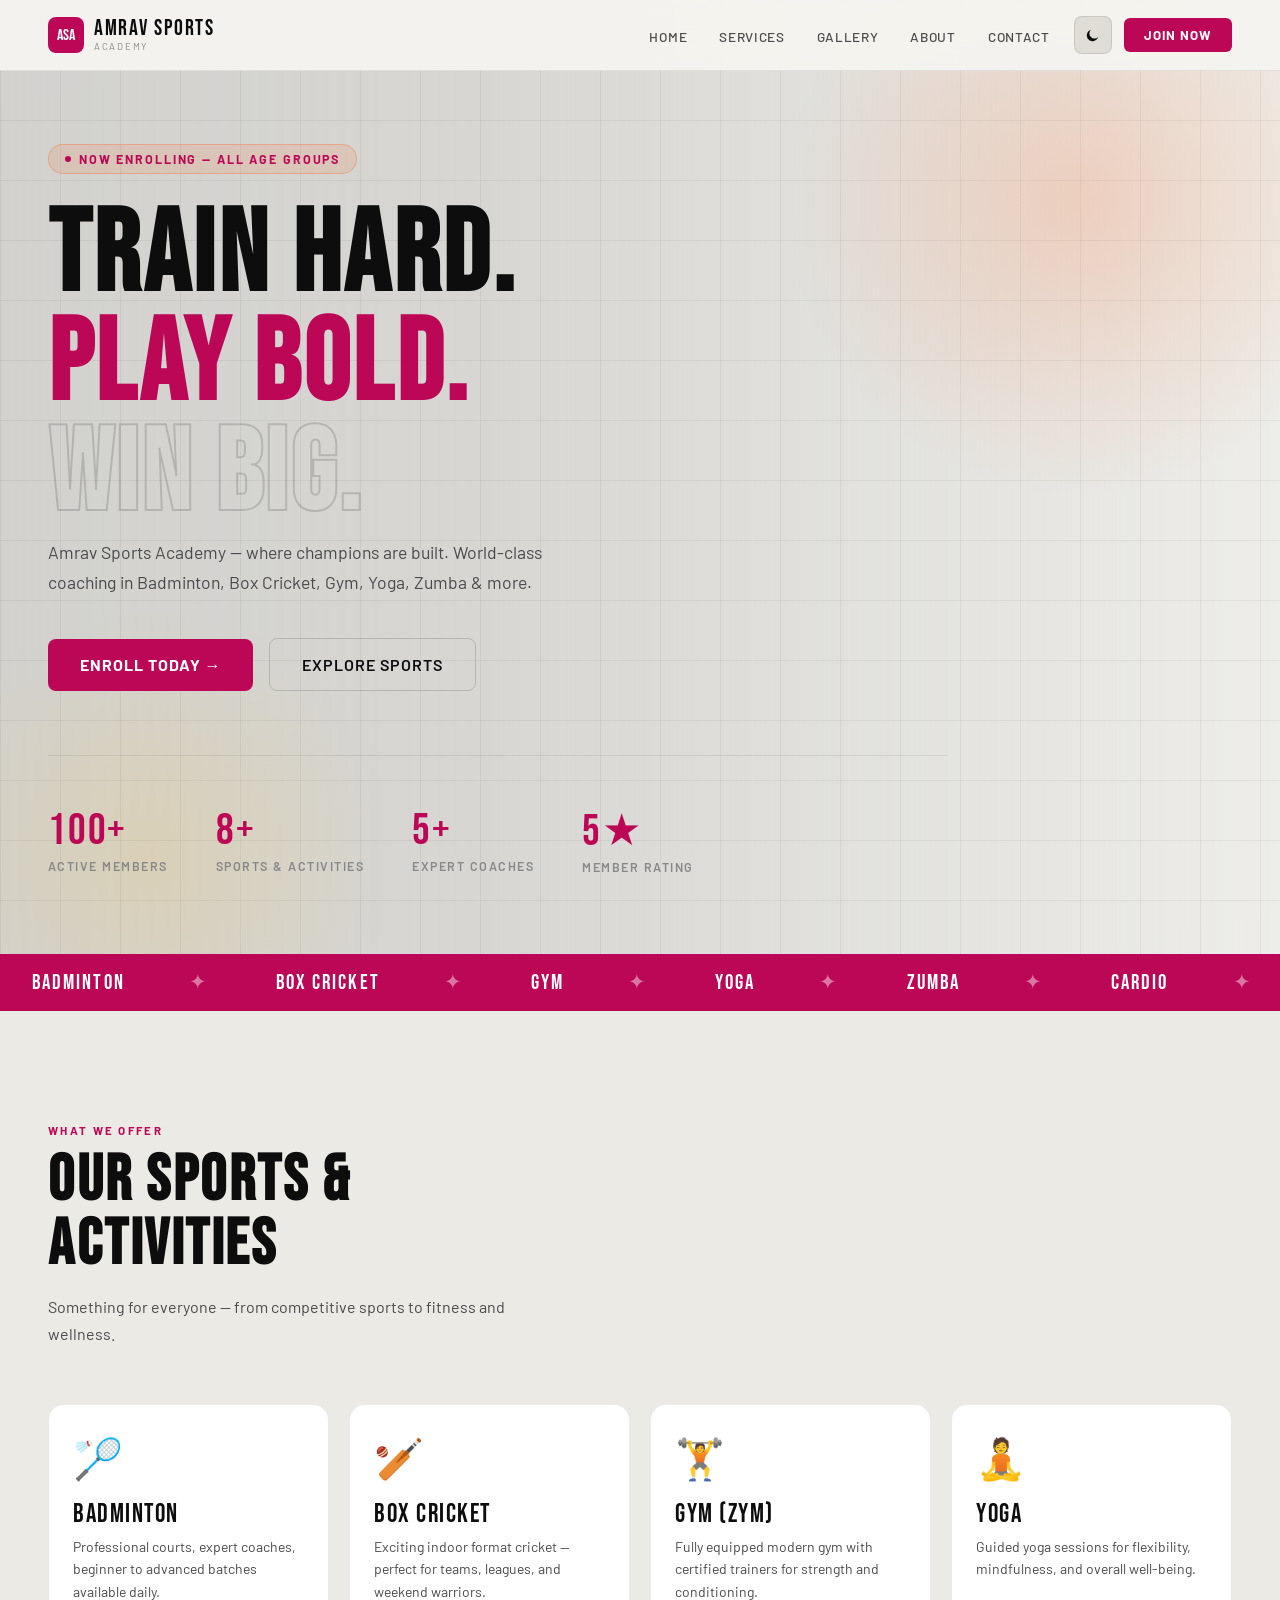
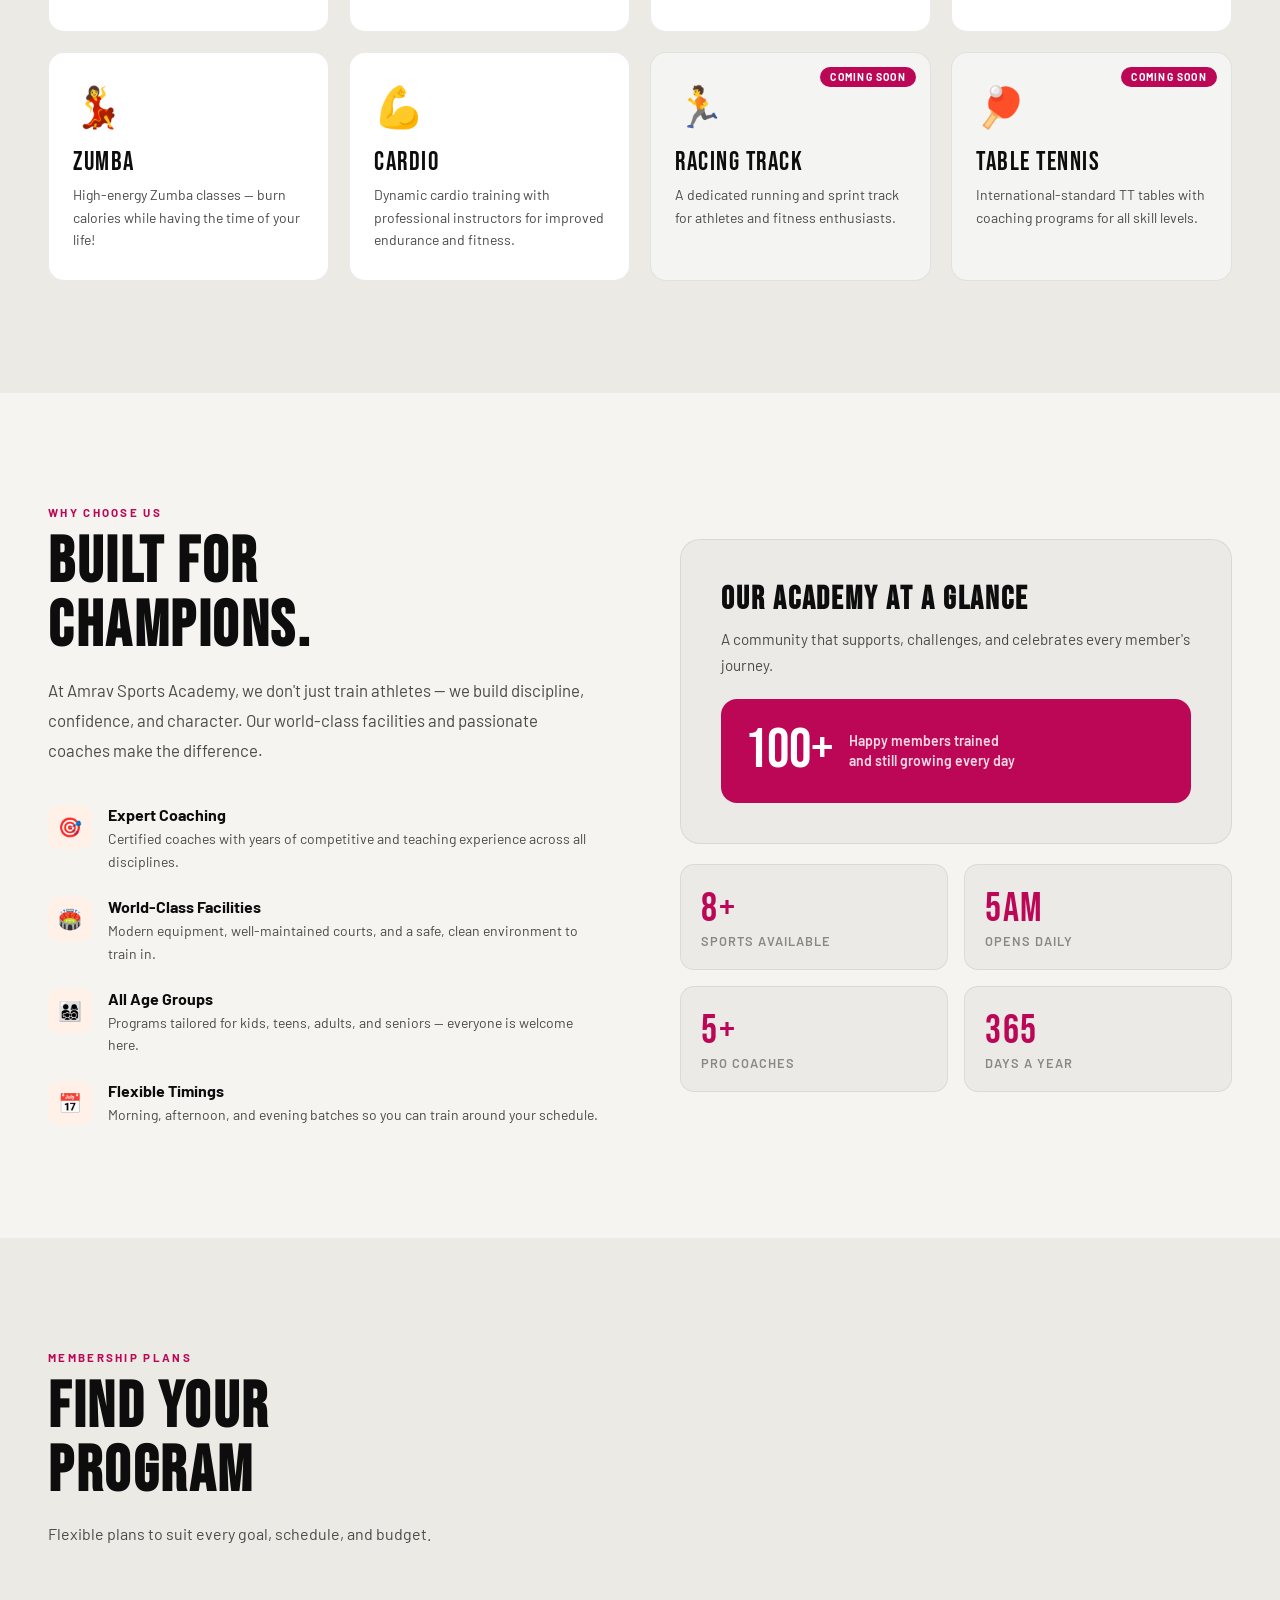
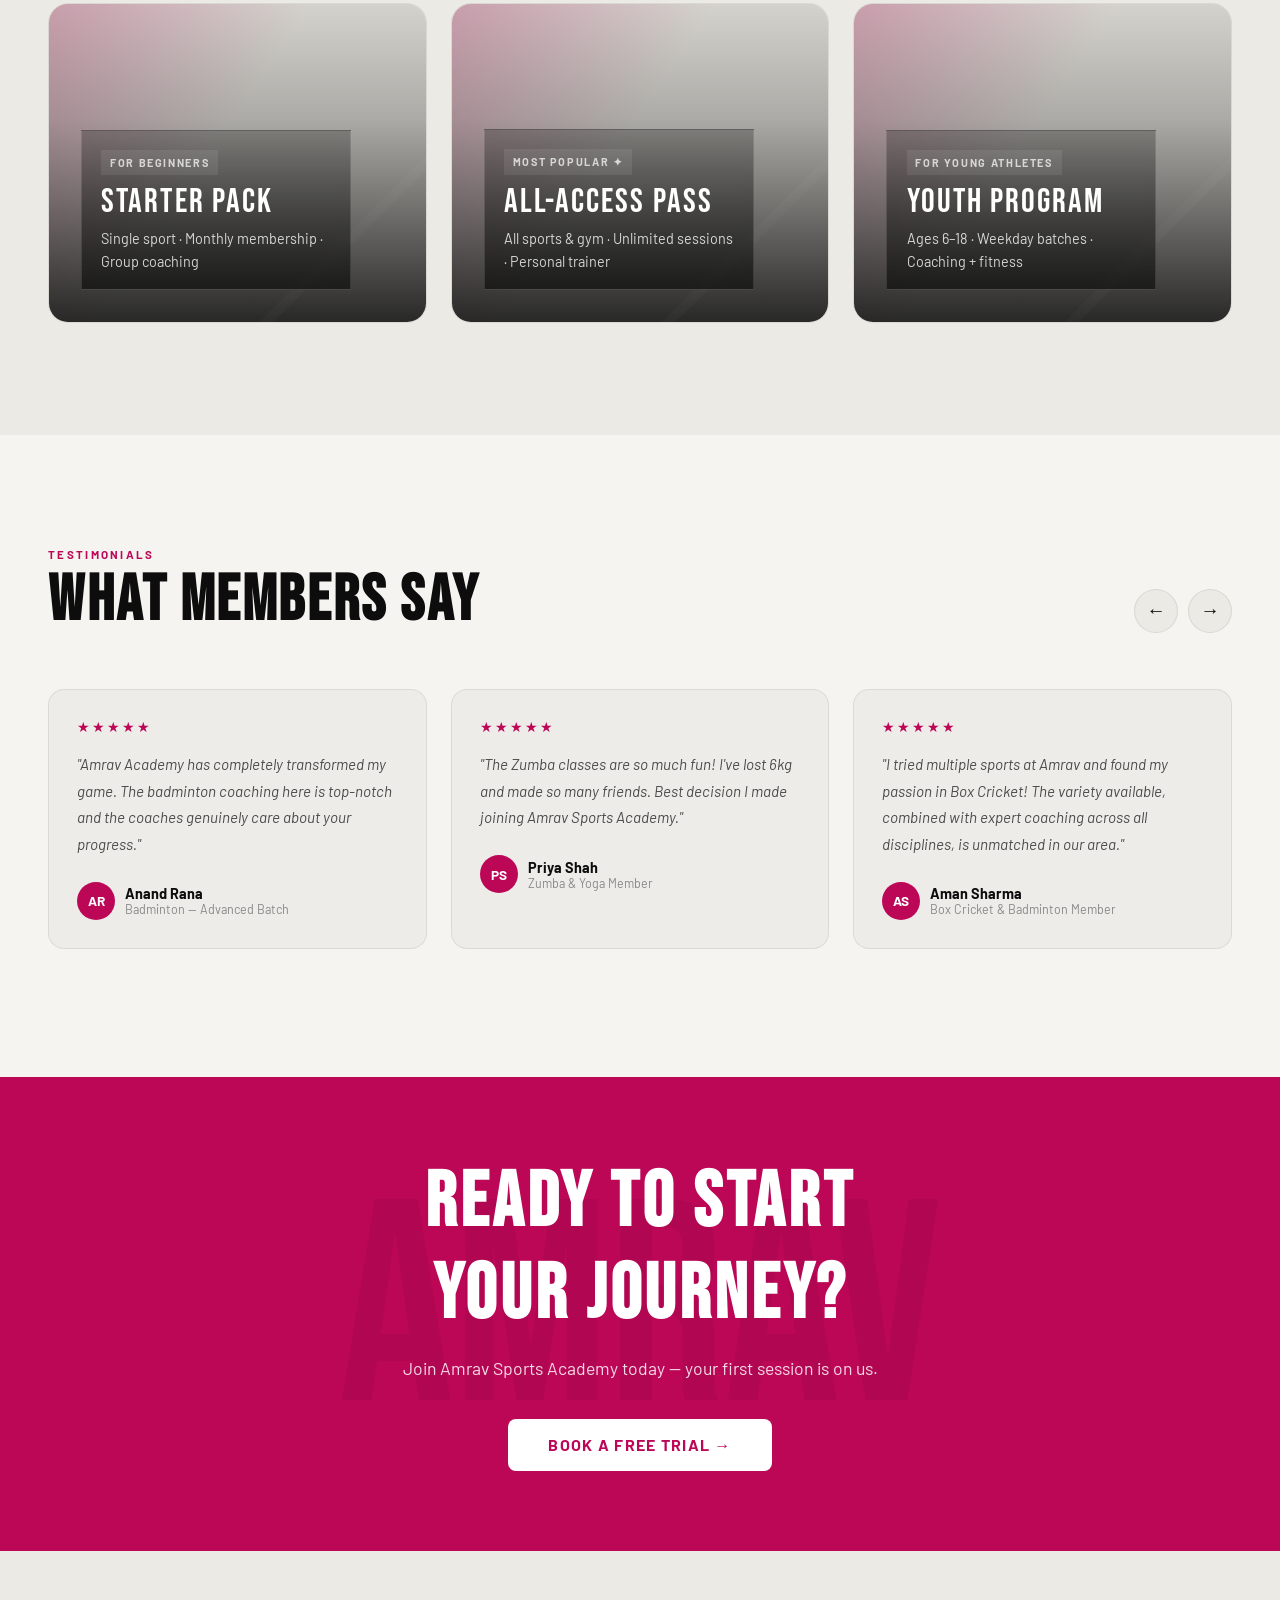
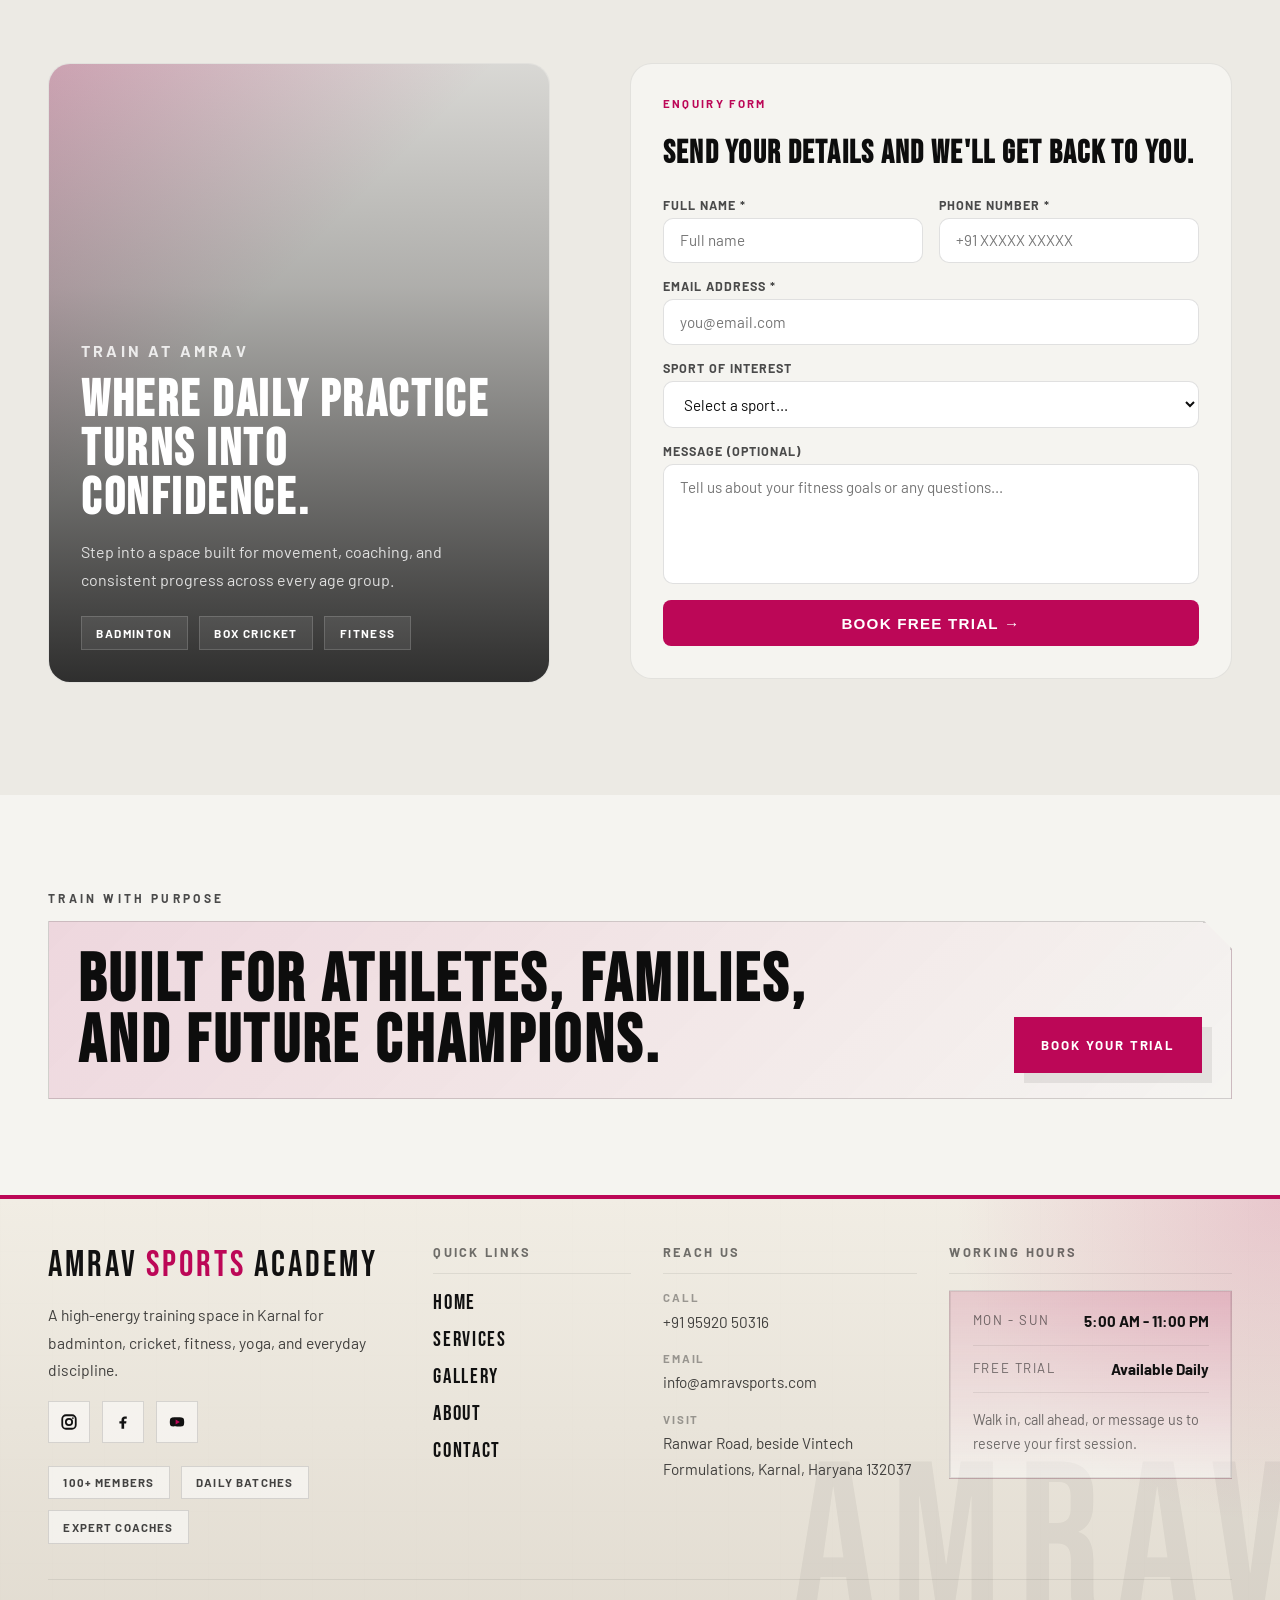
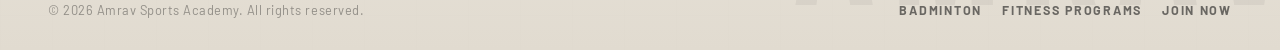
<file: index.html>
<!DOCTYPE html>
<html lang="en" data-theme="light">

<head>
    <meta charset="UTF-8" />
    <meta name="viewport" content="width=device-width, initial-scale=1.0" />
    <title>Amrav Sports Academy | Premier Sports & Fitness Training in Karnal</title>
    <meta name="description" content="Join Amrav Sports Academy in Karnal for world-class coaching in Badminton, Box Cricket, Gym, Yoga, and Zumba. State-of-the-art facilities for all age groups." />
    <meta name="keywords" content="sports academy Karnal, badminton coaching, box cricket Karnal, gym Karnal, yoga classes, zumba fitness, Amrav Sports" />
    <link rel="canonical" href="https://amravsports.com/" />
    
    <!-- Open Graph / Facebook -->
    <meta property="og:type" content="website" />
    <meta property="og:url" content="https://amravsports.com/" />
    <meta property="og:title" content="Amrav Sports Academy | Premier Sports & Fitness Training in Karnal" />
    <meta property="og:description" content="Join Amrav Sports Academy in Karnal for world-class coaching in Badminton, Box Cricket, Gym, Yoga, and Zumba. State-of-the-art facilities for all age groups." />
    <meta property="og:image" content="https://images.unsplash.com/photo-1626224583764-f87db24ac4ea?auto=format&fit=crop&w=1200&q=80" />

    <!-- Twitter -->
    <meta property="twitter:card" content="summary_large_image" />
    <meta property="twitter:url" content="https://amravsports.com/" />
    <meta property="twitter:title" content="Amrav Sports Academy | Premier Sports & Fitness Training in Karnal" />
    <meta property="twitter:description" content="Join Amrav Sports Academy in Karnal for world-class coaching in Badminton, Box Cricket, Gym, Yoga, and Zumba. State-of-the-art facilities for all age groups." />
    <meta property="twitter:image" content="https://images.unsplash.com/photo-1626224583764-f87db24ac4ea?auto=format&fit=crop&w=1200&q=80" />
    <script>
        (function () {
            var selectedTheme = localStorage.getItem('asa-theme') || 'light';
            document.documentElement.setAttribute('data-theme', selectedTheme);
        })();
    </script>
    <link
        href="https://fonts.googleapis.com/css2?family=Bebas+Neue&family=Barlow:ital,wght@0,400;0,500;0,600;0,700;1,400&display=swap"
        rel="stylesheet" />
    <link rel="stylesheet" href="style.css" />
</head>

<body>

    <!-- NAV -->
    <nav id="mainNav">
        <div class="nav-left">
            <a class="nav-logo" href="#">
                <div class="nav-logo-icon">ASA</div>
                <div>
                    <span class="nav-logo-text">Amrav Sports</span>
                    <span class="nav-logo-sub">Academy</span>
                </div>
            </a>
            <ul class="nav-links">
                <li><a href="index.html">Home</a></li>

                <li><a href="services.html">Services</a></li>
                <li><a href="gallery.html">Gallery</a></li>
                <li><a href="about.html">About</a></li>
                <li><a href="contact.html">Contact</a></li>
            </ul>
        </div>
        <div class="nav-right">
            <button class="theme-toggle" id="themeToggle" aria-label="Toggle theme">
                <span class="theme-icon icon-sun" aria-hidden="true">
                    <svg viewBox="0 0 24 24">
                        <circle cx="12" cy="12" r="4.2"></circle>
                        <path
                            d="M12 2.5v2.4M12 19.1v2.4M21.5 12h-2.4M4.9 12H2.5M18.7 5.3l-1.7 1.7M7 17l-1.7 1.7M18.7 18.7 17 17M7 7 5.3 5.3">
                        </path>
                    </svg>
                </span>
                <span class="theme-icon icon-moon" aria-hidden="true">
                    <svg viewBox="0 0 24 24">
                        <path d="M19 14.8A7.8 7.8 0 1 1 9.2 5a6.5 6.5 0 0 0 9.8 9.8z"></path>
                    </svg>
                </span>
            </button>
            <a class="nav-cta" href="#contact">Join Now</a>
            <button class="hamburger" id="hamburger" aria-label="Open menu" aria-expanded="false">
                <span></span><span></span><span></span>
            </button>
        </div>
    </nav>

    <!-- MOBILE MENU -->
    <div class="mobile-menu" id="mobileMenu">
        <div class="mobile-menu-header">
            <span class="mobile-menu-brand">Amrav <span>Sports</span></span>
            <button class="mobile-close" id="mobileClose" aria-label="Close menu">✕</button>
        </div>
        <ul class="mobile-nav">
            <li><a href="index.html" class="m-link">Home</a></li>

            <li><a href="services.html" class="m-link">Services</a></li>
            <li><a href="gallery.html" class="m-link">Gallery</a></li>
            <li><a href="about.html" class="m-link">About</a></li>
            <li><a href="contact.html" class="m-link">Contact</a></li>
        </ul>
        <a class="mobile-cta-btn m-link" href="#contact">Join Now →</a>
    </div>

    <!-- HERO -->
    <section class="hero">
        <div class="hero-bg">
            <div class="hero-photo"></div>
            <div class="hero-bg-grid"></div>
            <div class="hero-glow"></div>
            <div class="hero-glow2"></div>
        </div>
        <div class="hero-content">
            <div class="hero-badge"><span class="hero-badge-dot"></span>Now Enrolling — All Age Groups</div>
            <h1 class="hero-title">
                TRAIN HARD.<br>
                <span class="accent">PLAY BOLD.</span><br>
                <span class="stroke">WIN BIG.</span>
            </h1>
            <p class="hero-sub">Amrav Sports Academy — where champions are built. World-class coaching in Badminton, Box
                Cricket, Gym, Yoga, Zumba &amp; more.</p>
            <div class="hero-actions">
                <a class="btn-hero" href="#contact">Enroll Today →</a>
                <a class="btn-outline" href="#sports">Explore Sports</a>
            </div>
            <div class="hero-stats">
                <div>
                    <div class="hero-stat-num">100+</div>
                    <div class="hero-stat-label">Active Members</div>
                </div>
                <div>
                    <div class="hero-stat-num">8+</div>
                    <div class="hero-stat-label">Sports &amp; Activities</div>
                </div>
                <div>
                    <div class="hero-stat-num">5+</div>
                    <div class="hero-stat-label">Expert Coaches</div>
                </div>
                <div>
                    <div class="hero-stat-num">5★</div>
                    <div class="hero-stat-label">Member Rating</div>
                </div>
            </div>
        </div>
    </section>

    <!-- STRIP -->
    <div class="sports-strip">
        <div class="sports-inner">
            <span>Badminton</span><span class="dim">✦</span>
            <span>Box Cricket</span><span class="dim">✦</span>
            <span>Gym</span><span class="dim">✦</span>
            <span>Yoga</span><span class="dim">✦</span>
            <span>Zumba</span><span class="dim">✦</span>
            <span>Cardio</span><span class="dim">✦</span>
            <span>Racing Track</span><span class="dim">✦</span>
            <span>Table Tennis</span><span class="dim">✦</span>
            <span>Badminton</span><span class="dim">✦</span>
            <span>Box Cricket</span><span class="dim">✦</span>
            <span>Gym</span><span class="dim">✦</span>
            <span>Yoga</span><span class="dim">✦</span>
            <span>Zumba</span><span class="dim">✦</span>
            <span>Cardio</span><span class="dim">✦</span>
            <span>Racing Track</span><span class="dim">✦</span>
            <span>Table Tennis</span><span class="dim">✦</span>
        </div>
    </div>

    <!-- SPORTS -->
    <section class="sports" id="sports">
        <p class="section-eyebrow reveal">What We Offer</p>
        <h2 class="section-heading reveal">Our Sports &amp;<br>Activities</h2>
        <p class="section-sub reveal">Something for everyone — from competitive sports to fitness and wellness.</p>
        <div class="sports-grid">
            <div class="sport-card reveal">
                <span class="sport-icon">🏸</span>
                <div class="sport-name">Badminton</div>
                <p class="sport-desc">Professional courts, expert coaches, beginner to advanced batches available daily.
                </p>
            </div>
            <div class="sport-card reveal reveal-delay-1">
                <span class="sport-icon">🏏</span>
                <div class="sport-name">Box Cricket</div>
                <p class="sport-desc">Exciting indoor format cricket — perfect for teams, leagues, and weekend warriors.
                </p>
            </div>
            <div class="sport-card reveal reveal-delay-2">
                <span class="sport-icon">🏋️</span>
                <div class="sport-name">Gym (Zym)</div>
                <p class="sport-desc">Fully equipped modern gym with certified trainers for strength and conditioning.
                </p>
            </div>
            <div class="sport-card reveal reveal-delay-3">
                <span class="sport-icon">🧘</span>
                <div class="sport-name">Yoga</div>
                <p class="sport-desc">Guided yoga sessions for flexibility, mindfulness, and overall well-being.</p>
            </div>
            <div class="sport-card reveal reveal-delay-4">
                <span class="sport-icon">💃</span>
                <div class="sport-name">Zumba</div>
                <p class="sport-desc">High-energy Zumba classes — burn calories while having the time of your life!</p>
            </div>
            <div class="sport-card reveal reveal-delay-5">
                <span class="sport-icon">💪</span>
                <div class="sport-name">Cardio</div>
                <p class="sport-desc">Dynamic cardio training with professional instructors for improved endurance and
                    fitness.</p>
            </div>
            <div class="sport-card coming-soon reveal reveal-delay-6">
                <div class="coming-badge">Coming Soon</div>
                <span class="sport-icon">🏃</span>
                <div class="sport-name">Racing Track</div>
                <p class="sport-desc">A dedicated running and sprint track for athletes and fitness enthusiasts.</p>
            </div>
            <div class="sport-card coming-soon reveal reveal-delay-7">
                <div class="coming-badge">Coming Soon</div>
                <span class="sport-icon">🏓</span>
                <div class="sport-name">Table Tennis</div>
                <p class="sport-desc">International-standard TT tables with coaching programs for all skill levels.</p>
            </div>
        </div>
    </section>

    <!-- WHY US -->
    <section class="why" id="about">
        <div class="why-grid">
            <div class="reveal">
                <p class="section-eyebrow">Why Choose Us</p>
                <h2 class="section-heading">Built for<br>Champions.</h2>
                <p style="font-size:1.05rem;color:var(--text-secondary);line-height:1.8;margin-bottom:2.5rem;">At Amrav
                    Sports Academy, we don't just train athletes — we build discipline, confidence, and character. Our
                    world-class facilities and passionate coaches make the difference.</p>
                <div class="features">
                    <div class="feature-item">
                        <div class="feature-icon">🎯</div>
                        <div>
                            <div class="feature-title">Expert Coaching</div>
                            <div class="feature-desc">Certified coaches with years of competitive and teaching
                                experience across all disciplines.</div>
                        </div>
                    </div>
                    <div class="feature-item">
                        <div class="feature-icon">🏟️</div>
                        <div>
                            <div class="feature-title">World-Class Facilities</div>
                            <div class="feature-desc">Modern equipment, well-maintained courts, and a safe, clean
                                environment to train in.</div>
                        </div>
                    </div>
                    <div class="feature-item">
                        <div class="feature-icon">👨‍👩‍👧‍👦</div>
                        <div>
                            <div class="feature-title">All Age Groups</div>
                            <div class="feature-desc">Programs tailored for kids, teens, adults, and seniors — everyone
                                is welcome here.</div>
                        </div>
                    </div>
                    <div class="feature-item">
                        <div class="feature-icon">📅</div>
                        <div>
                            <div class="feature-title">Flexible Timings</div>
                            <div class="feature-desc">Morning, afternoon, and evening batches so you can train around
                                your schedule.</div>
                        </div>
                    </div>
                </div>
            </div>
            <div class="reveal reveal-delay-1">
                <div class="why-card-main">
                    <h3>Our Academy at a Glance</h3>
                    <p>A community that supports, challenges, and celebrates every member's journey.</p>
                    <div class="why-orange-box">
                        <div class="big-num">100+</div>
                        <div class="label">Happy members trained<br>and still growing every day</div>
                    </div>
                </div>
                <div style="display:grid;grid-template-columns:1fr 1fr;gap:1rem;margin-top:1.25rem;">
                    <div class="stat-mini">
                        <div class="num">8+</div>
                        <div class="lbl">Sports Available</div>
                    </div>
                    <div class="stat-mini">
                        <div class="num">5AM</div>
                        <div class="lbl">Opens Daily</div>
                    </div>
                    <div class="stat-mini">
                        <div class="num">5+</div>
                        <div class="lbl">Pro Coaches</div>
                    </div>
                    <div class="stat-mini">
                        <div class="num">365</div>
                        <div class="lbl">Days a Year</div>
                    </div>
                </div>
            </div>
        </div>
    </section>

    <!-- PROGRAMS -->
    <section class="programs" id="programs">
        <p class="section-eyebrow reveal">Membership Plans</p>
        <h2 class="section-heading reveal">Find Your<br>Program</h2>
        <p class="section-sub reveal">Flexible plans to suit every goal, schedule, and budget.</p>
        <div class="programs-grid">
            <div class="program-card reveal">
                <div class="program-bg program-bg-starter"></div>
                <div class="program-pattern"></div>
                <div class="program-content">
                    <div class="program-tag">For Beginners</div>
                    <div class="program-name">Starter Pack</div>
                    <div class="program-info">Single sport · Monthly membership · Group coaching</div>
                </div>
            </div>
            <div class="program-card reveal reveal-delay-1">
                <div class="program-bg program-bg-access"></div>
                <div class="program-pattern"></div>
                <div class="program-content">
                    <div class="program-tag">Most Popular ✦</div>
                    <div class="program-name">All-Access Pass</div>
                    <div class="program-info">All sports &amp; gym · Unlimited sessions · Personal trainer</div>
                </div>
            </div>
            <div class="program-card reveal reveal-delay-2">
                <div class="program-bg program-bg-youth"></div>
                <div class="program-pattern"></div>
                <div class="program-content">
                    <div class="program-tag">For Young Athletes</div>
                    <div class="program-name">Youth Program</div>
                    <div class="program-info">Ages 6–18 · Weekday batches · Coaching + fitness</div>
                </div>
            </div>
        </div>
    </section>

    <!-- TESTIMONIALS -->
    <section class="testi">
        <div class="testi-top reveal">
            <div>
                <p class="section-eyebrow" style="margin-bottom:0.5rem;">Testimonials</p>
                <h2 class="section-heading" style="margin-bottom:0;">What Members Say</h2>
            </div>
            <div class="testi-nav">
                <button class="testi-btn" id="testiPrev" aria-label="Previous">←</button>
                <button class="testi-btn" id="testiNext" aria-label="Next">→</button>
            </div>
        </div>
        <div class="testi-carousel-wrapper">
            <div class="testi-grid">
                <div class="testi-card reveal">
                    <div class="testi-stars">★★★★★</div>
                    <p class="testi-quote">
                        "Amrav Academy has completely transformed my game. The badminton coaching here is top-notch and
                        the coaches genuinely care about your progress."</p>
                    <div class="testi-author">
                        <div class="testi-avatar">AR</div>
                        <div>
                            <div class="testi-name">Anand Rana</div>
                            <div class="testi-role">Badminton — Advanced Batch</div>
                        </div>
                    </div>
                </div>
                <div class="testi-card reveal">
                    <div class="testi-stars">★★★★★</div>
                    <p class="testi-quote">"The Zumba classes are so much fun! I've lost 6kg and made so many friends.
                        Best decision I made joining Amrav Sports Academy."</p>
                    <div class="testi-author">
                        <div class="testi-avatar">PS</div>
                        <div>
                            <div class="testi-name">Priya Shah</div>
                            <div class="testi-role">Zumba &amp; Yoga Member</div>
                        </div>
                    </div>
                </div>
                <div class="testi-card reveal">
                    <div class="testi-stars">★★★★★</div>
                    <p class="testi-quote">
                        "I tried multiple sports at Amrav and found my passion in Box Cricket! The variety available,
                        combined with expert coaching across all disciplines, is unmatched in our area."</p>
                    <div class="testi-author">
                        <div class="testi-avatar">AS</div>
                        <div>
                            <div class="testi-name">Aman Sharma</div>
                            <div class="testi-role">Box Cricket & Badminton Member</div>
                        </div>
                    </div>
                </div>
                <div class="testi-card reveal">
                    <div class="testi-stars">★★★★★</div>
                    <p class="testi-quote">"My son loves the Box Cricket sessions every weekend. Great facility, safe
                        environment, and amazing coaches. Highly recommend for kids!"</p>
                    <div class="testi-author">
                        <div class="testi-avatar">SN</div>
                        <div>
                            <div class="testi-name">Sunil</div>
                            <div class="testi-role">Parent — Youth Program</div>
                        </div>
                    </div>
                </div>
                <div class="testi-card reveal">
                    <div class="testi-stars">★★★★★</div>
                    <p class="testi-quote">"Amrav Academy has completely transformed my game. The badminton coaching
                        here is
                        top-notch and the coaches genuinely care about your progress."</p>
                    <div class="testi-author">
                        <div class="testi-avatar">SB</div>
                        <div>
                            <div class="testi-name">Sombir</div>
                            <div class="testi-role">Badminton — Advanced Batch</div>
                        </div>
                    </div>
                </div>
                <div class="testi-card reveal">
                    <div class="testi-stars">★★★★★</div>
                    <p class="testi-quote">"The Zumba classes are so much fun! I've lost 6kg and made so many friends.
                        Best
                        decision I made joining Amrav Sports Academy."</p>
                    <div class="testi-author">
                        <div class="testi-avatar">PS</div>
                        <div>
                            <div class="testi-name">Priya Shah</div>
                            <div class="testi-role">Zumba &amp; Yoga Member</div>
                        </div>
                    </div>
                </div>
                <div class="testi-card reveal">
                    <div class="testi-stars">★★★★★</div>
                    <p class="testi-quote">"My son loves the Box Cricket sessions every weekend. Great facility, safe
                        environment, and amazing coaches. Highly recommend for kids!"</p>
                    <div class="testi-author">
                        <div class="testi-avatar">AM</div>
                        <div>
                            <div class="testi-name">Anil Mehta</div>
                            <div class="testi-role">Parent — Youth Program</div>
                        </div>
                    </div>
                </div>
            </div>
    </section>

    <!-- CTA -->
    <section class="cta-banner">
        <h2 class="cta-title reveal">READY TO START<br>YOUR JOURNEY?</h2>
        <p class="cta-sub reveal">Join Amrav Sports Academy today — your first session is on us.</p>
        <a class="btn-cta-white reveal" href="#contact">Book a Free Trial →</a>
    </section>

    <!-- CONTACT -->
    <section class="contact" id="contact">
        <div class="contact-grid">
            <div class="contact-visual reveal">
                <div class="contact-visual-bg"></div>
                <div class="contact-visual-overlay"></div>
                <div class="contact-visual-content">
                    <p class="contact-visual-kicker">Train At Amrav</p>
                    <h2>Where daily practice turns into confidence.</h2>
                    <p>Step into a space built for movement, coaching, and consistent progress across every age group.
                    </p>
                    <div class="contact-visual-pills">
                        <span>Badminton</span>
                        <span>Box Cricket</span>
                        <span>Fitness</span>
                    </div>
                </div>
            </div>
            <div class="contact-form reveal reveal-delay-1">
                <p class="section-eyebrow">Enquiry Form</p>
                <h2 class="contact-form-heading contact-form-heading-2">Send your details and we'll get back to you.
                </h2>
                <div class="form-row">
                    <div class="form-group">
                        <label class="form-label">Full Name *</label><input class="form-input" id="contactName"
                            type="text" placeholder="Full name" />
                    </div>
                    <div class="form-group">
                        <label class="form-label">Phone Number *</label><input class="form-input" id="contactPhone"
                            type="tel" placeholder="+91 XXXXX XXXXX" maxlength="13" />
                    </div>
                    <input type="text" id="websiteField" style="display:none" autocomplete="off">
                </div>

                <div class="form-group">
                    <label class="form-label">Email Address *</label><input class="form-input" id="contactEmail"
                        type="email" placeholder="you@email.com" />
                </div>
                <div class="form-group">
                    <label class="form-label">Sport of Interest</label>
                    <select class="form-input" id="contactSport">
                        <option value="">Select a sport...</option>
                        <option>Badminton</option>
                        <option>Box Cricket</option>
                        <option>Gym (Zym)</option>
                        <option>Yoga</option>
                        <option>Zumba</option>
                        <option>Multiple Sports</option>
                    </select>
                </div>
                <div class="form-group">
                    <label class="form-label">Message (Optional)</label>
                    <textarea class="form-textarea form-textarea-home" id="contactMessage"
                        placeholder="Tell us about your fitness goals or any questions..."></textarea>
                </div>
                <button class="btn-form" id="submitBtn" type="button">Book Free Trial →</button>
            </div>
        </div>
    </section>

    <section class="closing-banner">
        <p class="closing-banner-kicker">Train With Purpose</p>
        <div class="closing-banner-row">
            <h2>Built for athletes, families, and future champions.</h2>
            <a class="footer-highlight-btn" href="#contact">Book Your Trial</a>
        </div>
    </section>

    <!-- FOOTER -->
    <footer class="site-footer">
        <div class="footer-main">
            <div class="footer-brand-col">
                <div class="footer-brand">Amrav <span>Sports</span> Academy</div>
                <p class="footer-brand-text">
                    A high-energy training space in Karnal for badminton, cricket, fitness, yoga, and everyday
                    discipline.
                </p>
                <div class="footer-socials" aria-label="Social media links">
                    <a class="footer-social-link" href="#" aria-label="Instagram">
                        <svg viewBox="0 0 24 24" aria-hidden="true">
                            <rect x="3" y="3" width="18" height="18" rx="5" ry="5"></rect>
                            <circle cx="12" cy="12" r="4.2"></circle>
                            <circle cx="17.2" cy="6.8" r="1.2" class="social-dot"></circle>
                        </svg>
                    </a>
                    <a class="footer-social-link" href="#" aria-label="Facebook">
                        <svg viewBox="0 0 24 24" aria-hidden="true">
                            <path
                                d="M13.5 21v-7h2.7l.4-3h-3.1V9.1c0-.9.3-1.6 1.6-1.6H17V4.8c-.4-.1-1.4-.2-2.6-.2-2.6 0-4.4 1.6-4.4 4.6V11H7.2v3h2.8v7z">
                            </path>
                        </svg>
                    </a>
                    <a class="footer-social-link" href="#" aria-label="YouTube">
                        <svg viewBox="0 0 24 24" aria-hidden="true">
                            <path
                                d="M21.2 8.2a2.8 2.8 0 0 0-2-2c-1.7-.4-7.2-.4-7.2-.4s-5.5 0-7.2.4a2.8 2.8 0 0 0-2 2A29 29 0 0 0 2.4 12a29 29 0 0 0 .4 3.8 2.8 2.8 0 0 0 2 2c1.7.4 7.2.4 7.2.4s5.5 0 7.2-.4a2.8 2.8 0 0 0 2-2 29 29 0 0 0 .4-3.8 29 29 0 0 0-.4-3.8z">
                            </path>
                            <path d="M10.2 15.4 15.8 12l-5.6-3.4z" class="social-play"></path>
                        </svg>
                    </a>
                </div>
                <div class="footer-badge-row">
                    <span>100+ Members</span>
                    <span>Daily Batches</span>
                    <span>Expert Coaches</span>
                </div>
            </div>

            <div class="footer-links-col">
                <div class="footer-title">Quick Links</div>
                <div class="footer-links">
                    <a href="index.html">Home</a>
                    <a href="services.html">Services</a>
                    <a href="gallery.html">Gallery</a>
                    <a href="about.html">About</a>
                    <a href="contact.html">Contact</a>
                </div>
            </div>

            <div class="footer-contact-col">
                <div class="footer-title">Reach Us</div>
                <div class="footer-contact-list">
                    <div>
                        <span class="footer-label">Call</span>
                        <a href="tel:+919592050316">+91 95920 50316</a>
                    </div>
                    <div>
                        <span class="footer-label">Email</span>
                        <a href="mailto:info@amravsports.com">info@amravsports.com</a>
                    </div>
                    <div>
                        <span class="footer-label">Visit</span>
                        <p>Ranwar Road, beside Vintech Formulations, Karnal, Haryana 132037</p>
                    </div>
                </div>
            </div>

            <div class="footer-hours-col">
                <div class="footer-title">Working Hours</div>
                <div class="footer-hours-card">
                    <div class="footer-hours-line">
                        <span>Mon - Sun</span>
                        <strong>5:00 AM - 11:00 PM</strong>
                    </div>
                    <div class="footer-hours-line">
                        <span>Free Trial</span>
                        <strong>Available Daily</strong>
                    </div>
                    <div class="footer-hours-note">Walk in, call ahead, or message us to reserve your first session.
                    </div>
                </div>
            </div>
        </div>
        <div class="footer-bottom">
            <div class="footer-copy">© 2026 Amrav Sports Academy. All rights reserved.</div>
            <div class="footer-bottom-links">
                <a href="#sports">Badminton</a>
                <a href="#programs">Fitness Programs</a>
                <a href="#contact">Join Now</a>
            </div>
        </div>
    </footer>

    <script src="script.js"></script>
</body>

</html>
</file>
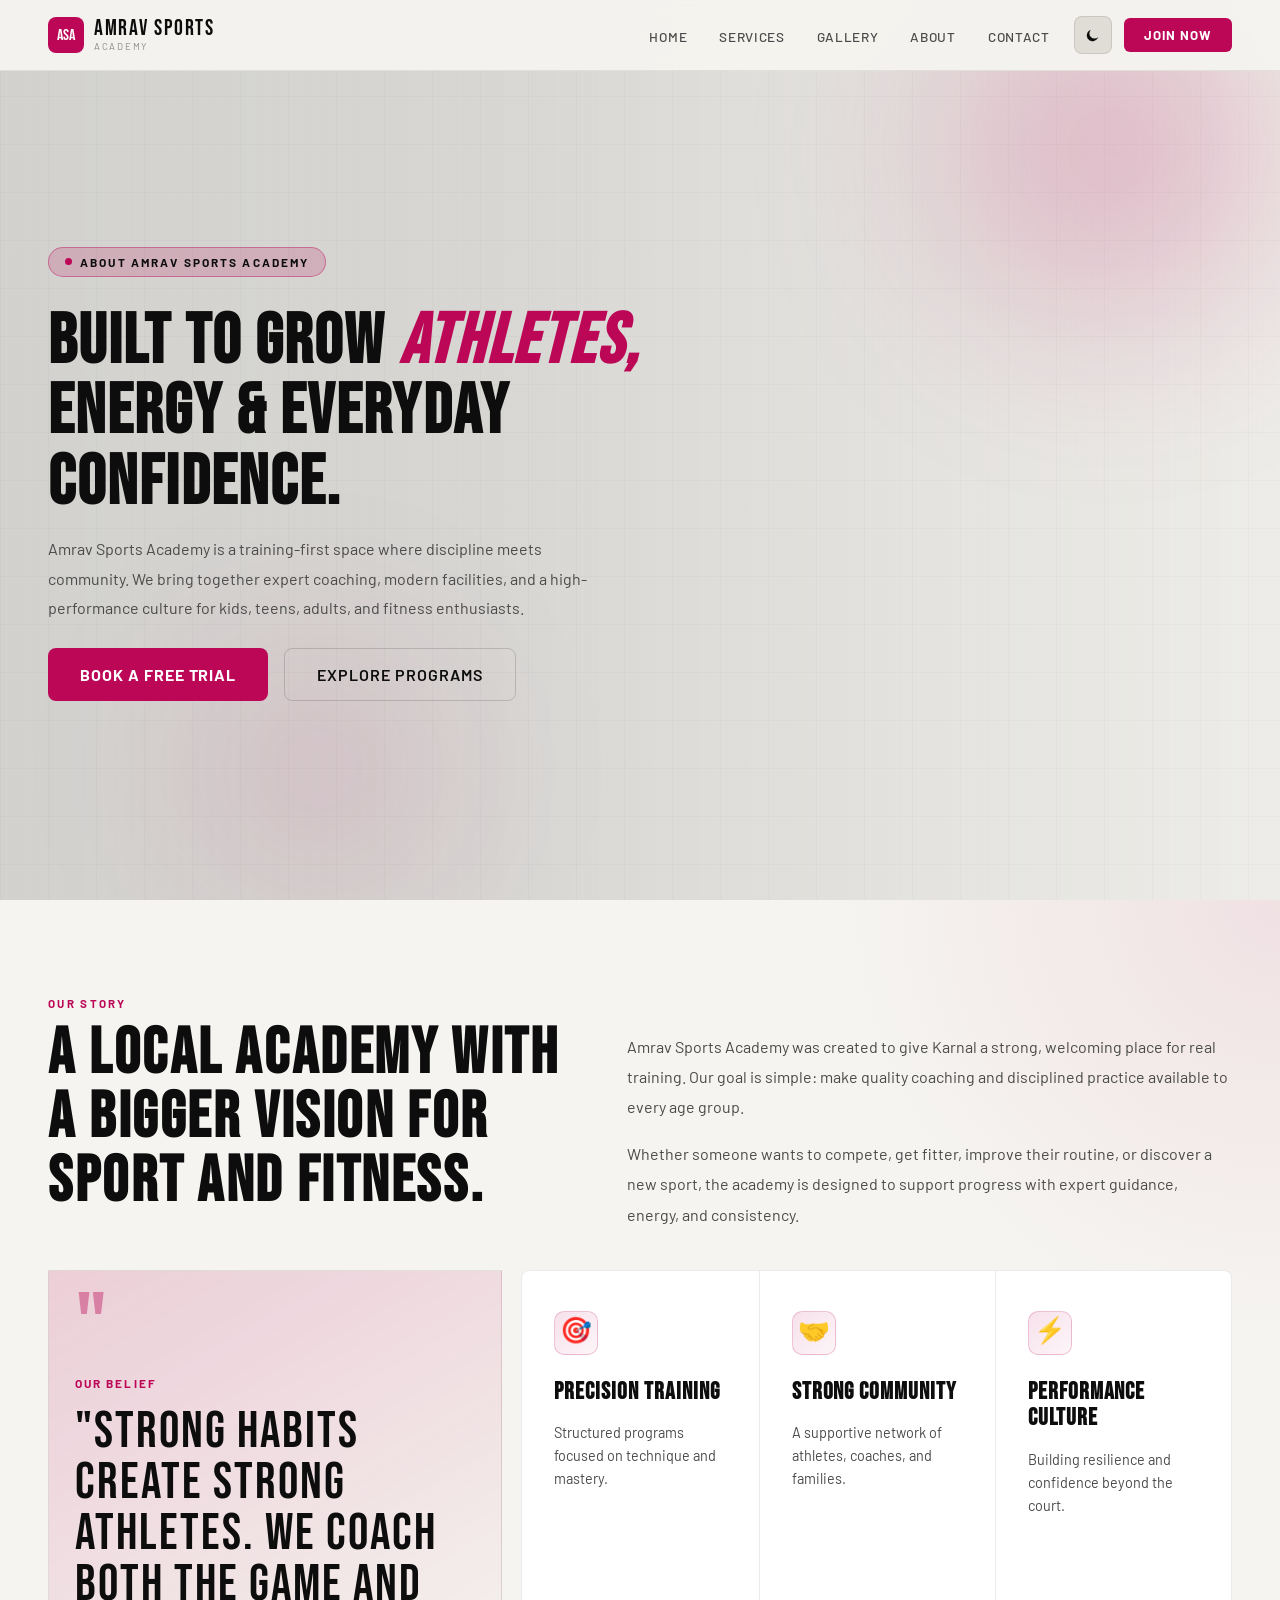
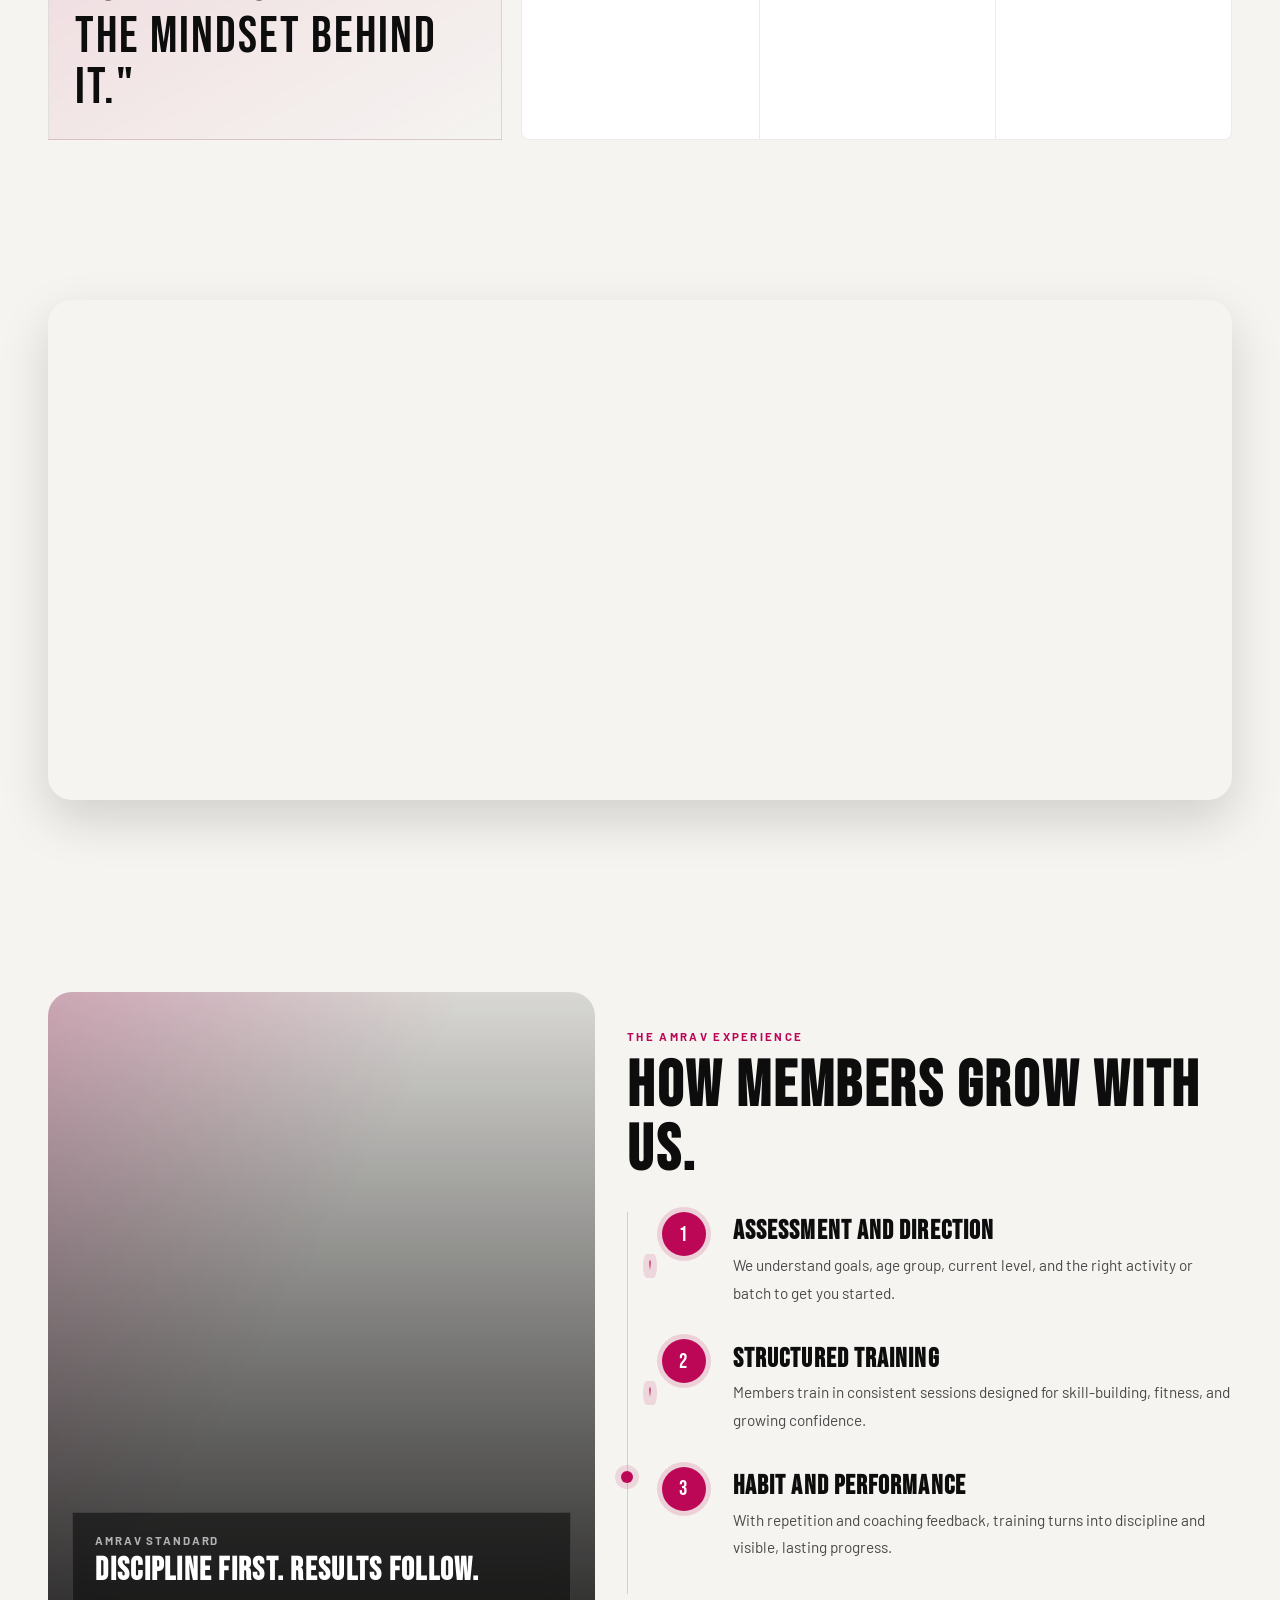
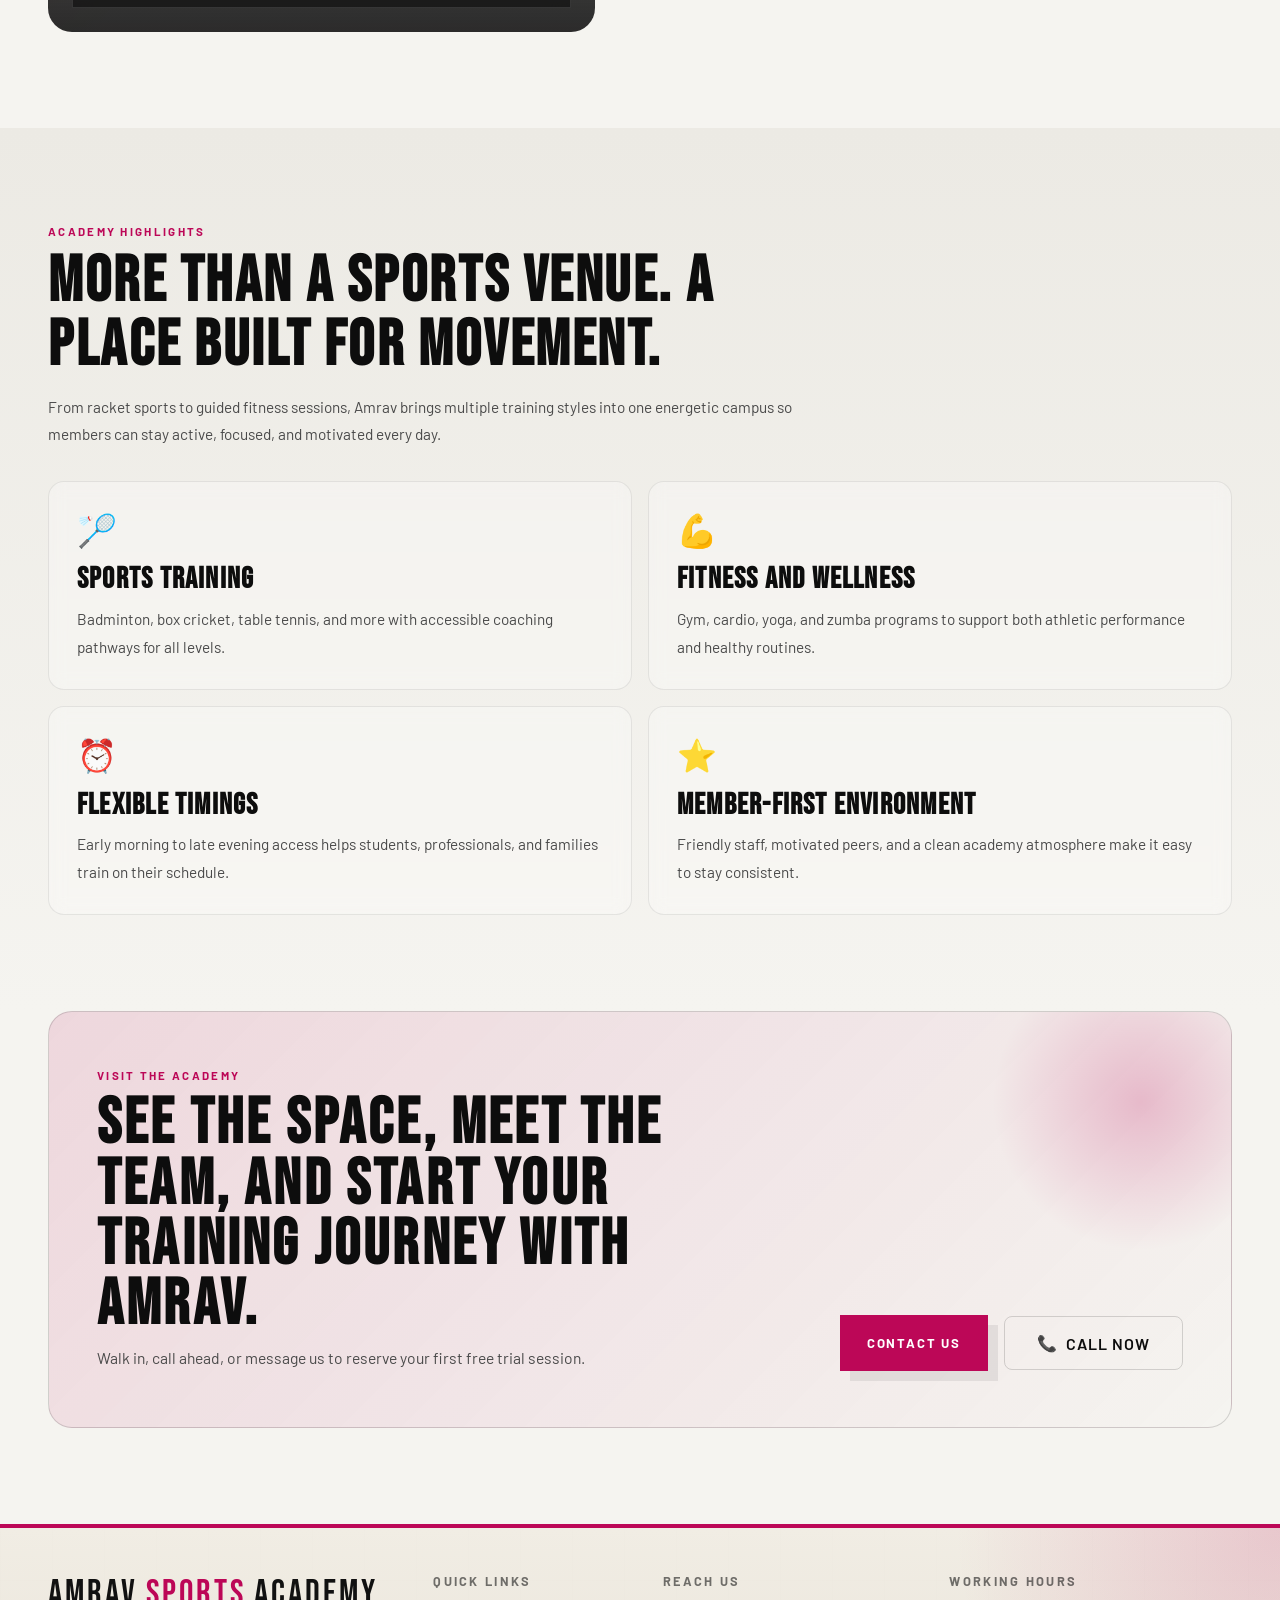
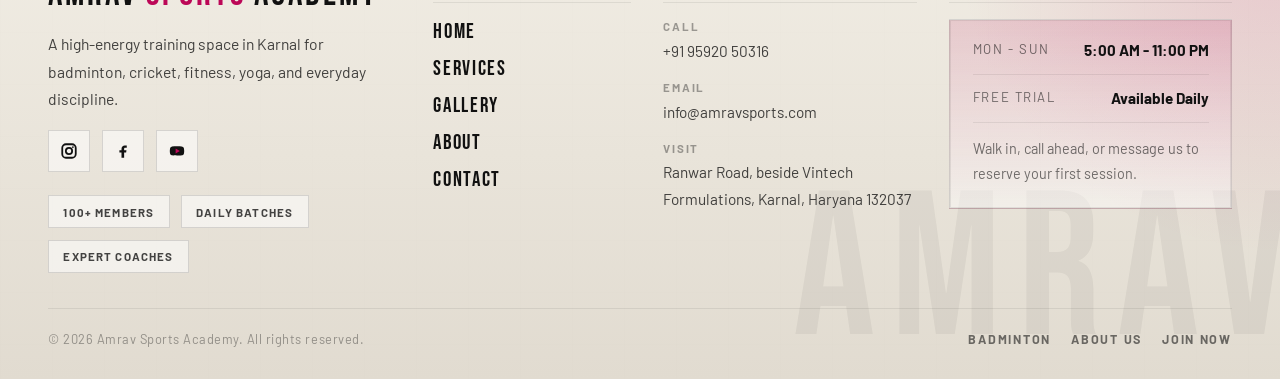
<file: about.html>
<!DOCTYPE html>
<html lang="en" data-theme="light">

<head>
    <meta charset="UTF-8" />
    <meta name="viewport" content="width=device-width, initial-scale=1.0" />
    <title>About Us | Amrav Sports Academy Karnal</title>
    <meta name="description" content="Learn about Amrav Sports Academy, Karnal's leading sports facility dedicated to building discipline, athletes, and community through expert coaching." />
    <meta name="keywords" content="about Amrav Sports Academy, sports coaching Karnal, fitness community, sports facility Karnal" />
    <link rel="canonical" href="https://amravsports.com/about.html" />
    
    <!-- Open Graph / Facebook -->
    <meta property="og:type" content="website" />
    <meta property="og:url" content="https://amravsports.com/about.html" />
    <meta property="og:title" content="About Us | Amrav Sports Academy Karnal" />
    <meta property="og:description" content="Learn about Amrav Sports Academy, Karnal's leading sports facility dedicated to building discipline, athletes, and community through expert coaching." />
    <meta property="og:image" content="https://images.unsplash.com/photo-1626224583764-f87db24ac4ea?auto=format&fit=crop&w=1200&q=80" />

    <!-- Twitter -->
    <meta property="twitter:card" content="summary_large_image" />
    <meta property="twitter:url" content="https://amravsports.com/about.html" />
    <meta property="twitter:title" content="About Us | Amrav Sports Academy Karnal" />
    <meta property="twitter:description" content="Learn about Amrav Sports Academy, Karnal's leading sports facility dedicated to building discipline, athletes, and community through expert coaching." />
    <meta property="twitter:image" content="https://images.unsplash.com/photo-1626224583764-f87db24ac4ea?auto=format&fit=crop&w=1200&q=80" />
    <script>
        (function () {
            var selectedTheme = localStorage.getItem('asa-theme') || 'light';
            document.documentElement.setAttribute('data-theme', selectedTheme);
        })();
    </script>
    <link
        href="https://fonts.googleapis.com/css2?family=Bebas+Neue&family=Barlow:ital,wght@0,400;0,500;0,600;0,700;1,400&display=swap"
        rel="stylesheet" />
    <link rel="stylesheet" href="style.css" />
</head>

<body>
    <nav id="mainNav">
        <div class="nav-left">
            <a class="nav-logo" href="index.html">
                <div class="nav-logo-icon">ASA</div>
                <div>
                    <span class="nav-logo-text">Amrav Sports</span>
                    <span class="nav-logo-sub">Academy</span>
                </div>
            </a>
            <ul class="nav-links">
                <li><a href="index.html">Home</a></li>

                <li><a href="services.html">Services</a></li>
                <li><a href="gallery.html">Gallery</a></li>
                <li><a href="about.html">About</a></li>
                <li><a href="contact.html">Contact</a></li>
            </ul>
        </div>
        <div class="nav-right">
            <button class="theme-toggle" id="themeToggle" aria-label="Toggle theme">
                <span class="theme-icon icon-sun" aria-hidden="true">
                    <svg viewBox="0 0 24 24">
                        <circle cx="12" cy="12" r="4.2"></circle>
                        <path
                            d="M12 2.5v2.4M12 19.1v2.4M21.5 12h-2.4M4.9 12H2.5M18.7 5.3l-1.7 1.7M7 17l-1.7 1.7M18.7 18.7 17 17M7 7 5.3 5.3">
                        </path>
                    </svg>
                </span>
                <span class="theme-icon icon-moon" aria-hidden="true">
                    <svg viewBox="0 0 24 24">
                        <path d="M19 14.8A7.8 7.8 0 1 1 9.2 5a6.5 6.5 0 0 0 9.8 9.8z"></path>
                    </svg>
                </span>
            </button>
            <a class="nav-cta" href="contact.html">Join Now</a>
            <button class="hamburger" id="hamburger" aria-label="Open menu" aria-expanded="false">
                <span></span><span></span><span></span>
            </button>
        </div>
    </nav>

    <div class="mobile-menu" id="mobileMenu">
        <div class="mobile-menu-header">
            <span class="mobile-menu-brand">Amrav <span>Sports</span></span>
            <button class="mobile-close" id="mobileClose" aria-label="Close menu">X</button>
        </div>
        <ul class="mobile-nav">
            <li><a href="index.html" class="m-link">Home</a></li>
            <li><a href="services.html" class="m-link">Services</a></li>
            <li><a href="gallery.html" class="m-link">Gallery</a></li>
            <li><a href="about.html" class="m-link">About</a></li>
            <li><a href="contact.html" class="m-link">Contact</a></li>
        </ul>
        <a class="mobile-cta-btn m-link" href="contact.html">Join Now</a>
    </div>

    <!-- ── HERO ── -->
    <section class="about-hero">
        <div class="about-hero-bg"></div>
        <div class="about-hero-grid"></div>
        <!-- Floating orbs -->
        <div class="about-orb about-orb-1"></div>
        <div class="about-orb about-orb-2"></div>
        <div class="about-hero-inner">
            <div class="about-hero-copy reveal">
                <div class="about-hero-eyebrow">
                    <span class="about-eyebrow-dot"></span>
                    About Amrav Sports Academy
                </div>
                <h1 class="about-hero-title">Built to grow <span class="about-title-accent">athletes,</span> energy
                    &amp; everyday confidence.</h1>
                <p class="about-hero-sub">
                    Amrav Sports Academy is a training-first space where discipline meets community. We bring
                    together expert coaching, modern facilities, and a high-performance culture for kids, teens, adults,
                    and fitness enthusiasts.
                </p>
                <div class="about-hero-actions">
                    <a class="btn-hero" href="contact.html">Book a Free Trial</a>
                    <a class="btn-outline" href="index.html#sports">Explore Programs</a>
                </div>

            </div>

        </div>
    </section>

    <!-- ── STORY ── -->
    <section class="about-story">
        <div class="about-story-grid">
            <div class="reveal">
                <p class="section-eyebrow">Our Story</p>
                <h2 class="section-heading">A local academy with a bigger vision for sport and fitness.</h2>
            </div>
            <div class="about-story-copy reveal reveal-delay-1">
                <p>
                    Amrav Sports Academy was created to give Karnal a strong, welcoming place for real training. Our
                    goal is simple: make quality coaching and disciplined practice available to every age group.
                </p>
                <p>
                    Whether someone wants to compete, get fitter, improve their routine, or discover a new sport, the
                    academy is designed to support progress with expert guidance, energy, and consistency.
                </p>
            </div>
        </div>

        <div class="about-story-canvas">
            <div class="about-story-quote reveal">
                <div class="about-quote-icon">"</div>
                <span>Our belief</span>
                <p>"Strong habits create strong athletes. We coach both the game and the mindset behind it."</p>
            </div>
            <div class="about-story-stats reveal reveal-delay-1">
                <div class="about-story-stat">
                    <div class="about-stat-icon-box">
                        <i class="about-stat-icon">🎯</i>
                    </div>
                    <strong>Precision Training</strong>
                    <span>Structured programs focused on technique and mastery.</span>
                </div>
                <div class="about-story-stat">
                    <div class="about-stat-icon-box">
                        <i class="about-stat-icon">🤝</i>
                    </div>
                    <strong>Strong Community</strong>
                    <span>A supportive network of athletes, coaches, and families.</span>
                </div>
                <div class="about-story-stat">
                    <div class="about-stat-icon-box">
                        <i class="about-stat-icon">⚡</i>
                    </div>
                    <strong>Performance Culture</strong>
                    <span>Building resilience and confidence beyond the court.</span>
                </div>
            </div>
        </div>
    </section>

    <!-- ── IMAGE BANNER ── -->
    <section class="about-image-banner reveal">
        <div class="about-image-banner-inner">
            <div class="about-banner-img"></div>
        </div>
    </section>

    <!-- ── JOURNEY ── -->
    <section class="about-journey">
        <div class="about-journey-visual reveal">
            <div class="about-journey-photo"></div>
            <div class="about-journey-overlay"></div>
            <div class="about-journey-badge">
                <span>Amrav Standard</span>
                <strong>Discipline first. Results follow.</strong>
            </div>
        </div>

        <div class="about-journey-content reveal reveal-delay-1">
            <p class="section-eyebrow">The Amrav Experience</p>
            <h2 class="section-heading">How members grow with us.</h2>
            <div class="about-timeline">
                <div class="about-timeline-item">
                    <div class="about-timeline-step">
                        <div class="about-timeline-num">1</div>
                    </div>
                    <div class="about-timeline-body">
                        <h3>Assessment and direction</h3>
                        <p>We understand goals, age group, current level, and the right activity or batch to get you
                            started.</p>
                    </div>
                </div>
                <div class="about-timeline-item">
                    <div class="about-timeline-step">
                        <div class="about-timeline-num">2</div>
                    </div>
                    <div class="about-timeline-body">
                        <h3>Structured training</h3>
                        <p>Members train in consistent sessions designed for skill-building, fitness, and growing
                            confidence.</p>
                    </div>
                </div>
                <div class="about-timeline-item">
                    <div class="about-timeline-step">
                        <div class="about-timeline-num">3</div>
                    </div>
                    <div class="about-timeline-body">
                        <h3>Habit and performance</h3>
                        <p>With repetition and coaching feedback, training turns into discipline and visible, lasting
                            progress.</p>
                    </div>
                </div>
            </div>
        </div>
    </section>

    <!-- ── HIGHLIGHTS ── -->
    <section class="about-highlights">
        <div class="about-highlights-copy reveal">
            <p class="section-eyebrow">Academy Highlights</p>
            <h2 class="section-heading">More than a sports venue. A place built for movement.</h2>
            <p class="about-highlights-text">
                From racket sports to guided fitness sessions, Amrav brings multiple training styles into one energetic
                campus so members can stay active, focused, and motivated every day.
            </p>
        </div>

        <div class="about-highlights-grid">
            <div class="about-highlight-card reveal">
                <div class="about-highlight-icon">🏸</div>
                <h3>Sports training</h3>
                <p>Badminton, box cricket, table tennis, and more with accessible coaching pathways for all levels.</p>
            </div>
            <div class="about-highlight-card reveal reveal-delay-1">
                <div class="about-highlight-icon">💪</div>
                <h3>Fitness and wellness</h3>
                <p>Gym, cardio, yoga, and zumba programs to support both athletic performance and healthy routines.</p>
            </div>
            <div class="about-highlight-card reveal reveal-delay-2">
                <div class="about-highlight-icon">⏰</div>
                <h3>Flexible timings</h3>
                <p>Early morning to late evening access helps students, professionals, and families train on their
                    schedule.</p>
            </div>
            <div class="about-highlight-card reveal reveal-delay-3">
                <div class="about-highlight-icon">⭐</div>
                <h3>Member-first environment</h3>
                <p>Friendly staff, motivated peers, and a clean academy atmosphere make it easy to stay consistent.</p>
            </div>
        </div>
    </section>

    <!-- ── CTA ── -->
    <section class="about-cta">
        <div class="about-cta-inner reveal">
            <div class="about-cta-glow"></div>
            <div class="about-cta-text">
                <p class="section-eyebrow">Visit The Academy</p>
                <h2>See the space, meet the team, and start your training journey with Amrav.</h2>
                <p class="about-cta-sub">Walk in, call ahead, or message us to reserve your first free trial session.
                </p>
            </div>
            <div class="about-cta-actions">
                <a class="footer-highlight-btn" href="contact.html">Contact Us</a>
                <a class="btn-outline about-cta-call" href="tel:+919592050316">
                    <span class="about-cta-call-icon">📞</span> Call Now
                </a>
            </div>
        </div>
    </section>

    <footer class="site-footer">
        <div class="footer-main">
            <div class="footer-brand-col">
                <div class="footer-brand">Amrav <span>Sports</span> Academy</div>
                <p class="footer-brand-text">
                    A high-energy training space in Karnal for badminton, cricket, fitness, yoga, and everyday
                    discipline.
                </p>
                <div class="footer-socials" aria-label="Social media links">
                    <a class="footer-social-link" href="#" aria-label="Instagram">
                        <svg viewBox="0 0 24 24" aria-hidden="true">
                            <rect x="3" y="3" width="18" height="18" rx="5" ry="5"></rect>
                            <circle cx="12" cy="12" r="4.2"></circle>
                            <circle cx="17.2" cy="6.8" r="1.2" class="social-dot"></circle>
                        </svg>
                    </a>
                    <a class="footer-social-link" href="#" aria-label="Facebook">
                        <svg viewBox="0 0 24 24" aria-hidden="true">
                            <path
                                d="M13.5 21v-7h2.7l.4-3h-3.1V9.1c0-.9.3-1.6 1.6-1.6H17V4.8c-.4-.1-1.4-.2-2.6-.2-2.6 0-4.4 1.6-4.4 4.6V11H7.2v3h2.8v7z">
                            </path>
                        </svg>
                    </a>
                    <a class="footer-social-link" href="#" aria-label="YouTube">
                        <svg viewBox="0 0 24 24" aria-hidden="true">
                            <path
                                d="M21.2 8.2a2.8 2.8 0 0 0-2-2c-1.7-.4-7.2-.4-7.2-.4s-5.5 0-7.2.4a2.8 2.8 0 0 0-2 2A29 29 0 0 0 2.4 12a29 29 0 0 0 .4 3.8 2.8 2.8 0 0 0 2 2c1.7.4 7.2.4 7.2.4s5.5 0 7.2-.4a2.8 2.8 0 0 0 2-2 29 29 0 0 0 .4-3.8 29 29 0 0 0-.4-3.8z">
                            </path>
                            <path d="M10.2 15.4 15.8 12l-5.6-3.4z" class="social-play"></path>
                        </svg>
                    </a>
                </div>
                <div class="footer-badge-row">
                    <span>100+ Members</span>
                    <span>Daily Batches</span>
                    <span>Expert Coaches</span>
                </div>
            </div>

            <div class="footer-links-col">
                <div class="footer-title">Quick Links</div>
                <div class="footer-links">
                    <a href="index.html">Home</a>
                    <a href="services.html">Services</a>
                    <a href="gallery.html">Gallery</a>
                    <a href="about.html">About</a>
                    <a href="contact.html">Contact</a>
                </div>
            </div>

            <div class="footer-contact-col">
                <div class="footer-title">Reach Us</div>
                <div class="footer-contact-list">
                    <div>
                        <span class="footer-label">Call</span>
                        <a href="tel:+919592050316">+91 95920 50316</a>
                    </div>
                    <div>
                        <span class="footer-label">Email</span>
                        <a href="mailto:info@amravsports.com">info@amravsports.com</a>
                    </div>
                    <div>
                        <span class="footer-label">Visit</span>
                        <p>Ranwar Road, beside Vintech Formulations, Karnal, Haryana 132037</p>
                    </div>
                </div>
            </div>

            <div class="footer-hours-col">
                <div class="footer-title">Working Hours</div>
                <div class="footer-hours-card">
                    <div class="footer-hours-line">
                        <span>Mon - Sun</span>
                        <strong>5:00 AM - 11:00 PM</strong>
                    </div>
                    <div class="footer-hours-line">
                        <span>Free Trial</span>
                        <strong>Available Daily</strong>
                    </div>
                    <div class="footer-hours-note">Walk in, call ahead, or message us to reserve your first session.
                    </div>
                </div>
            </div>
        </div>

        <div class="footer-bottom">
            <div class="footer-copy">&copy; 2026 Amrav Sports Academy. All rights reserved.</div>
            <div class="footer-bottom-links">
                <a href="index.html#sports">Badminton</a>
                <a href="about.html">About Us</a>
                <a href="contact.html">Join Now</a>
            </div>
        </div>
    </footer>

    <script src="script.js"></script>
    <script>
        // Animated number counter
        function animateCount(el) {
            const target = parseInt(el.dataset.target);
            const duration = 1800;
            const step = target / (duration / 16);
            let current = 0;
            const timer = setInterval(() => {
                current = Math.min(current + step, target);
                el.textContent = Math.floor(current);
                if (current >= target) clearInterval(timer);
            }, 16);
        }

        // Trigger counters when the panel enters view
        const counters = document.querySelectorAll('.about-count');
        const counterObserver = new IntersectionObserver((entries) => {
            entries.forEach(entry => {
                if (entry.isIntersecting && !entry.target.dataset.counted) {
                    entry.target.dataset.counted = '1';
                    animateCount(entry.target);
                }
            });
        }, { threshold: 0.5 });
        counters.forEach(c => counterObserver.observe(c));
    </script>
</body>

</html>
</file>
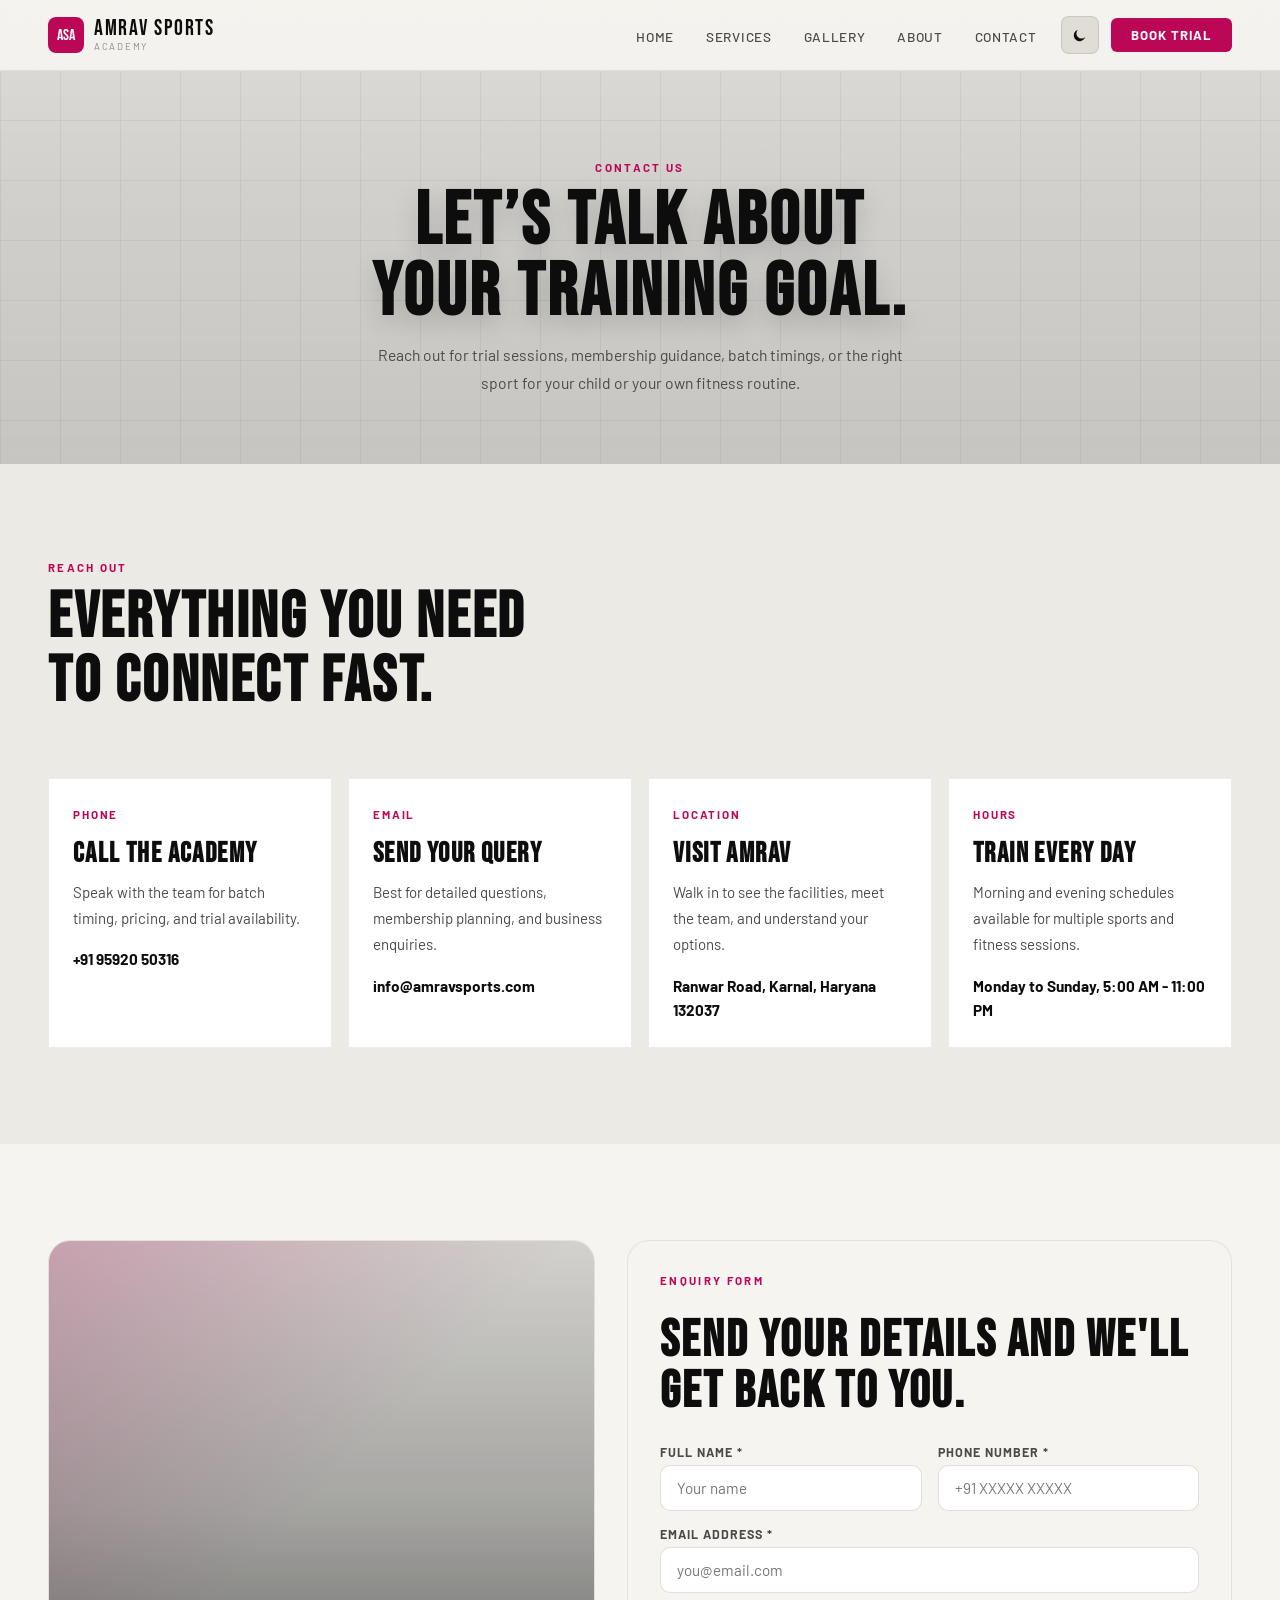
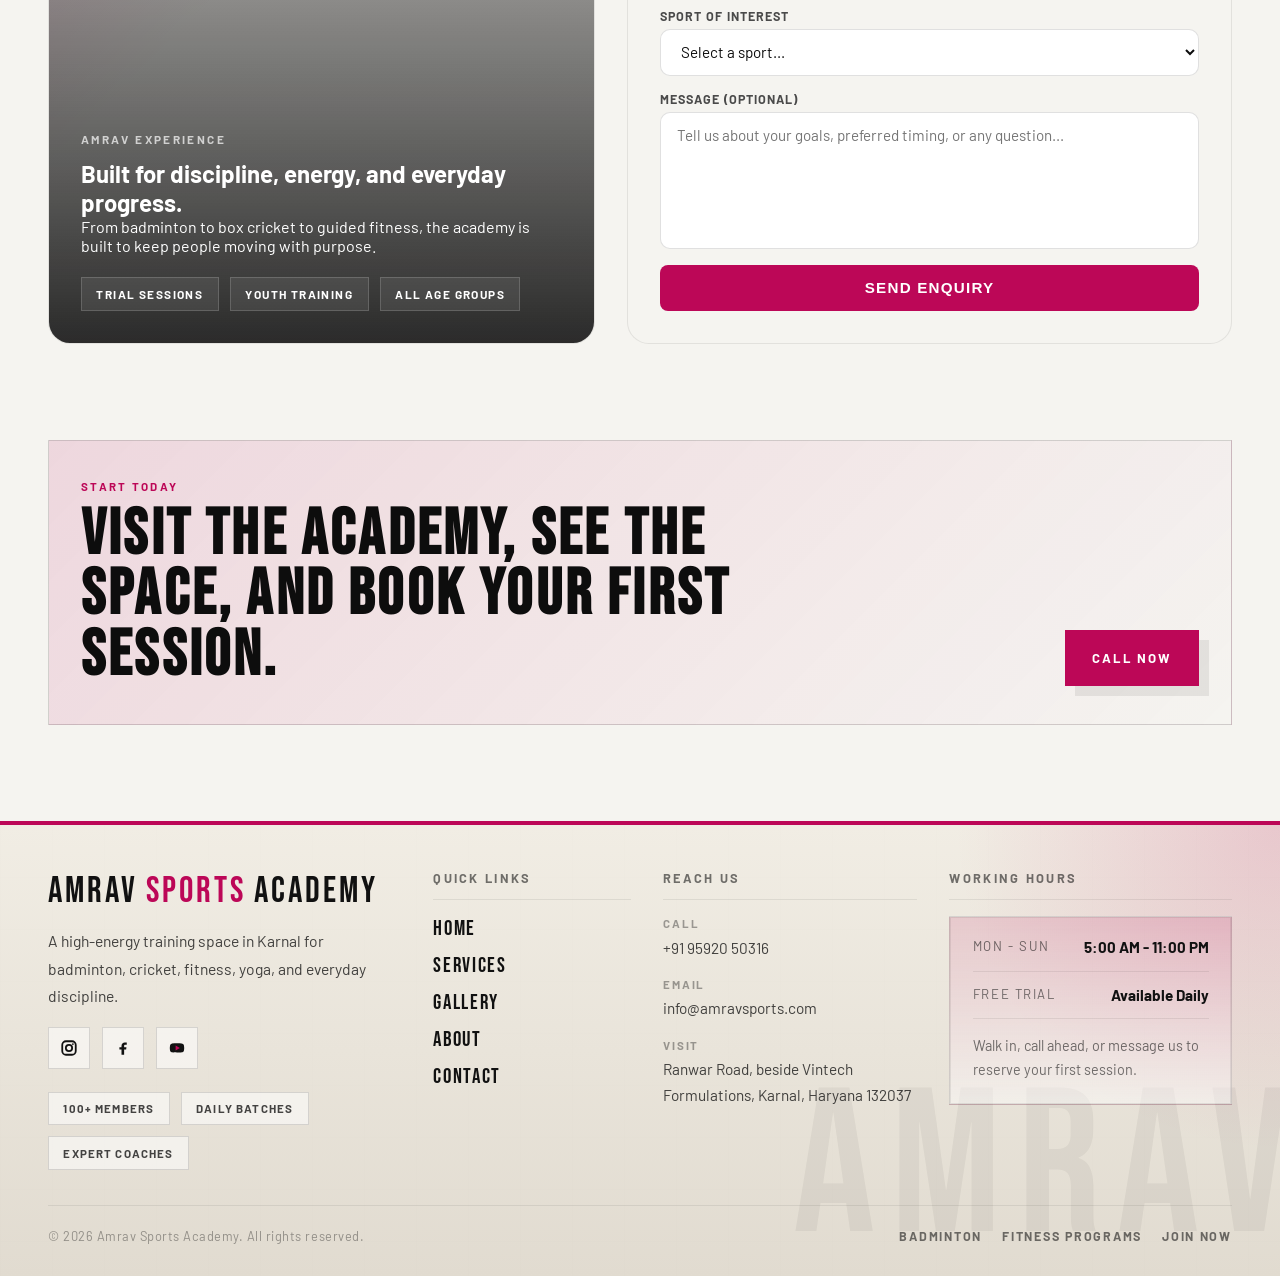
<file: contact.html>
<!DOCTYPE html>
<html lang="en" data-theme="light">

<head>
    <meta charset="UTF-8" />
    <meta name="viewport" content="width=device-width, initial-scale=1.0" />
    <title>Contact Us | Book a Free Trial | Amrav Sports Academy Karnal</title>
    <meta name="description" content="Get in touch with Amrav Sports Academy to book your free trial. Call us or visit our facility on Ranwar Road, Karnal for details on memberships and batches." />
    <meta name="keywords" content="contact Amrav Sports Academy, sports academy phone number, Karnal sports facility, book free trial, gym membership Karnal" />
    <link rel="canonical" href="https://amravsports.com/contact.html" />
    
    <!-- Open Graph / Facebook -->
    <meta property="og:type" content="website" />
    <meta property="og:url" content="https://amravsports.com/contact.html" />
    <meta property="og:title" content="Contact Us | Book a Free Trial | Amrav Sports Academy Karnal" />
    <meta property="og:description" content="Get in touch with Amrav Sports Academy to book your free trial. Call us or visit our facility on Ranwar Road, Karnal for details on memberships and batches." />
    <meta property="og:image" content="https://images.unsplash.com/photo-1626224583764-f87db24ac4ea?auto=format&fit=crop&w=1200&q=80" />

    <!-- Twitter -->
    <meta property="twitter:card" content="summary_large_image" />
    <meta property="twitter:url" content="https://amravsports.com/contact.html" />
    <meta property="twitter:title" content="Contact Us | Book a Free Trial | Amrav Sports Academy Karnal" />
    <meta property="twitter:description" content="Get in touch with Amrav Sports Academy to book your free trial. Call us or visit our facility on Ranwar Road, Karnal for details on memberships and batches." />
    <meta property="twitter:image" content="https://images.unsplash.com/photo-1626224583764-f87db24ac4ea?auto=format&fit=crop&w=1200&q=80" />
    <script>
        (function () {
            var selectedTheme = localStorage.getItem('asa-theme') || 'light';
            document.documentElement.setAttribute('data-theme', selectedTheme);
        })();
    </script>
    <link
        href="https://fonts.googleapis.com/css2?family=Bebas+Neue&family=Barlow:ital,wght@0,400;0,500;0,600;0,700;1,400&display=swap"
        rel="stylesheet" />
    <link rel="stylesheet" href="style.css" />
</head>

<body>
    <nav id="mainNav">
        <div class="nav-left">
            <a class="nav-logo" href="index.html">
                <div class="nav-logo-icon">ASA</div>
                <div>
                    <span class="nav-logo-text">Amrav Sports</span>
                    <span class="nav-logo-sub">Academy</span>
                </div>
            </a>
            <ul class="nav-links">
                <li><a href="index.html">Home</a></li>

                <li><a href="services.html">Services</a></li>
                <li><a href="gallery.html">Gallery</a></li>
                <li><a href="about.html">About</a></li>
                <li><a href="contact.html">Contact</a></li>
            </ul>
        </div>
        <div class="nav-right">
            <button class="theme-toggle" id="themeToggle" aria-label="Toggle theme">
                <span class="theme-icon icon-sun" aria-hidden="true">
                    <svg viewBox="0 0 24 24">
                        <circle cx="12" cy="12" r="4.2"></circle>
                        <path
                            d="M12 2.5v2.4M12 19.1v2.4M21.5 12h-2.4M4.9 12H2.5M18.7 5.3l-1.7 1.7M7 17l-1.7 1.7M18.7 18.7 17 17M7 7 5.3 5.3">
                        </path>
                    </svg>
                </span>
                <span class="theme-icon icon-moon" aria-hidden="true">
                    <svg viewBox="0 0 24 24">
                        <path d="M19 14.8A7.8 7.8 0 1 1 9.2 5a6.5 6.5 0 0 0 9.8 9.8z"></path>
                    </svg>
                </span>
            </button>
            <a class="nav-cta" href="#contactForm">Book Trial</a>
            <button class="hamburger" id="hamburger" aria-label="Open menu" aria-expanded="false">
                <span></span><span></span><span></span>
            </button>
        </div>
    </nav>

    <div class="mobile-menu" id="mobileMenu">
        <div class="mobile-menu-header">
            <span class="mobile-menu-brand">Amrav <span>Sports</span></span>
            <button class="mobile-close" id="mobileClose" aria-label="Close menu">✕</button>
        </div>
        <ul class="mobile-nav">
            <li><a href="index.html" class="m-link">Home</a></li>

            <li><a href="services.html" class="m-link">Services</a></li>
            <li><a href="gallery.html" class="m-link">Gallery</a></li>
            <li><a href="about.html" class="m-link">About</a></li>
            <li><a href="contact.html" class="m-link">Contact</a></li>
        </ul>
        <a class="mobile-cta-btn m-link" href="#contactForm">Book Trial</a>
    </div>

    <section class="contact-page-hero">
        <div class="contact-page-hero-bg"></div>
        <div class="contact-page-hero-grid"></div>
        <div class="contact-page-hero-inner">
            <div class="contact-page-copy reveal">
                <p class="section-eyebrow">Contact Us</p>
                <h1 class="contact-page-title">Let’s Talk About<br>Your Training Goal.</h1>
                <p class="contact-page-sub">
                    Reach out for trial sessions, membership guidance, batch timings, or the right sport for your child
                    or your own fitness routine.
                </p>
            </div>
        </div>
    </section>

    <section class="contact-page-info">
        <div class="contact-page-info-top">
            <div class="reveal">
                <p class="section-eyebrow">Reach Out</p>
                <h2 class="section-heading">Everything you need<br>to connect fast.</h2>
            </div>
        </div>

        <div class="contact-channel-grid">
            <div class="contact-channel reveal">
                <span class="contact-channel-label">Phone</span>
                <h3>Call the academy</h3>
                <p>Speak with the team for batch timing, pricing, and trial availability.</p>
                <a href="tel:+919592050316">+91 95920 50316</a>
            </div>
            <div class="contact-channel reveal reveal-delay-1">
                <span class="contact-channel-label">Email</span>
                <h3>Send your query</h3>
                <p>Best for detailed questions, membership planning, and business enquiries.</p>
                <a href="mailto:info@amravsports.com">info@amravsports.com</a>
            </div>
            <div class="contact-channel reveal reveal-delay-2">
                <span class="contact-channel-label">Location</span>
                <h3>Visit Amrav</h3>
                <p>Walk in to see the facilities, meet the team, and understand your options.</p>
                <span>Ranwar Road, Karnal, Haryana 132037</span>
            </div>
            <div class="contact-channel reveal reveal-delay-3">
                <span class="contact-channel-label">Hours</span>
                <h3>Train every day</h3>
                <p>Morning and evening schedules available for multiple sports and fitness sessions.</p>
                <span>Monday to Sunday, 5:00 AM - 11:00 PM</span>
            </div>
        </div>
    </section>

    <section class="contact-page-main" id="contactForm">
        <div class="contact-page-main-grid">
            <div class="contact-page-visual reveal">
                <div class="contact-page-visual-bg"></div>
                <div class="contact-page-visual-overlay"></div>
                <div class="contact-page-visual-content">
                    <p class="contact-visual-kicker">Amrav Experience</p>
                    <h2>Built for discipline, energy, and everyday progress.</h2>
                    <p>
                        From badminton to box cricket to guided fitness, the academy is built to keep people moving
                        with purpose.
                    </p>
                    <div class="contact-visual-pills">
                        <span>Trial Sessions</span>
                        <span>Youth Training</span>
                        <span>All Age Groups</span>
                    </div>
                </div>
            </div>

            <div class="contact-form contact-page-form reveal reveal-delay-1">
                <p class="section-eyebrow">Enquiry Form</p>
                <h2 class="contact-form-heading">Send your details and we'll get back to you.</h2>
                <div class="form-row">
                    <div class="form-group"><label class="form-label">Full Name *</label><input class="form-input"
                            id="contactName" type="text" placeholder="Your name" /></div>
                    <div class="form-group"><label class="form-label">Phone Number *</label><input class="form-input"
                            id="contactPhone" type="tel" placeholder="+91 XXXXX XXXXX" maxlength="13" /></div>
                    <input type="text" id="websiteField" style="display:none" autocomplete="off">
                </div>
                <div class="form-group"><label class="form-label">Email Address *</label><input class="form-input"
                        id="contactEmail" type="email" placeholder="you@email.com" /></div>
                <div class="form-group">
                    <label class="form-label">Sport of Interest</label>
                    <select class="form-input" id="contactSport">
                        <option value="">Select a sport...</option>
                        <option>Badminton</option>
                        <option>Box Cricket</option>
                        <option>Gym (Zym)</option>
                        <option>Yoga</option>
                        <option>Zumba</option>
                        <option>Multiple Sports</option>
                    </select>
                </div>
                <div class="form-group"><label class="form-label">Message (Optional)</label><textarea
                        class="form-textarea" id="contactMessage"
                        placeholder="Tell us about your goals, preferred timing, or any question..."></textarea></div>
                <button class="btn-form" id="submitBtn" type="button">Send Enquiry</button>
            </div>
        </div>
    </section>

    <section class="contact-page-cta">
        <div class="contact-page-cta-inner reveal">
            <div>
                <p class="section-eyebrow">Start Today</p>
                <h2>Visit the academy, see the space, and book your first session.</h2>
            </div>
            <a class="footer-highlight-btn" href="tel:+919592050316">Call Now</a>
        </div>
    </section>

    <footer class="site-footer">
        <div class="footer-main">
            <div class="footer-brand-col">
                <div class="footer-brand">Amrav <span>Sports</span> Academy</div>
                <p class="footer-brand-text">
                    A high-energy training space in Karnal for badminton, cricket, fitness, yoga, and everyday
                    discipline.
                </p>
                <div class="footer-socials" aria-label="Social media links">
                    <a class="footer-social-link" href="#" aria-label="Instagram">
                        <svg viewBox="0 0 24 24" aria-hidden="true">
                            <rect x="3" y="3" width="18" height="18" rx="5" ry="5"></rect>
                            <circle cx="12" cy="12" r="4.2"></circle>
                            <circle cx="17.2" cy="6.8" r="1.2" class="social-dot"></circle>
                        </svg>
                    </a>
                    <a class="footer-social-link" href="#" aria-label="Facebook">
                        <svg viewBox="0 0 24 24" aria-hidden="true">
                            <path
                                d="M13.5 21v-7h2.7l.4-3h-3.1V9.1c0-.9.3-1.6 1.6-1.6H17V4.8c-.4-.1-1.4-.2-2.6-.2-2.6 0-4.4 1.6-4.4 4.6V11H7.2v3h2.8v7z">
                            </path>
                        </svg>
                    </a>
                    <a class="footer-social-link" href="#" aria-label="YouTube">
                        <svg viewBox="0 0 24 24" aria-hidden="true">
                            <path
                                d="M21.2 8.2a2.8 2.8 0 0 0-2-2c-1.7-.4-7.2-.4-7.2-.4s-5.5 0-7.2.4a2.8 2.8 0 0 0-2 2A29 29 0 0 0 2.4 12a29 29 0 0 0 .4 3.8 2.8 2.8 0 0 0 2 2c1.7.4 7.2.4 7.2.4s5.5 0 7.2-.4a2.8 2.8 0 0 0 2-2 29 29 0 0 0 .4-3.8 29 29 0 0 0-.4-3.8z">
                            </path>
                            <path d="M10.2 15.4 15.8 12l-5.6-3.4z" class="social-play"></path>
                        </svg>
                    </a>
                </div>
                <div class="footer-badge-row">
                    <span>100+ Members</span>
                    <span>Daily Batches</span>
                    <span>Expert Coaches</span>
                </div>
            </div>

            <div class="footer-links-col">
                <div class="footer-title">Quick Links</div>
                <div class="footer-links">
                    <a href="index.html">Home</a>
                    <a href="services.html">Services</a>
                    <a href="gallery.html">Gallery</a>
                    <a href="about.html">About</a>
                    <a href="contact.html">Contact</a>
                </div>
            </div>

            <div class="footer-contact-col">
                <div class="footer-title">Reach Us</div>
                <div class="footer-contact-list">
                    <div>
                        <span class="footer-label">Call</span>
                        <a href="tel:+919592050316">+91 95920 50316</a>
                    </div>
                    <div>
                        <span class="footer-label">Email</span>
                        <a href="mailto:info@amravsports.com">info@amravsports.com</a>
                    </div>
                    <div>
                        <span class="footer-label">Visit</span>
                        <p>Ranwar Road, beside Vintech Formulations, Karnal, Haryana 132037</p>
                    </div>
                </div>
            </div>

            <div class="footer-hours-col">
                <div class="footer-title">Working Hours</div>
                <div class="footer-hours-card">
                    <div class="footer-hours-line">
                        <span>Mon - Sun</span>
                        <strong>5:00 AM - 11:00 PM</strong>
                    </div>
                    <div class="footer-hours-line">
                        <span>Free Trial</span>
                        <strong>Available Daily</strong>
                    </div>
                    <div class="footer-hours-note">Walk in, call ahead, or message us to reserve your first session.
                    </div>
                </div>
            </div>
        </div>

        <div class="footer-bottom">
            <div class="footer-copy">© 2026 Amrav Sports Academy. All rights reserved.</div>
            <div class="footer-bottom-links">
                <a href="index.html#sports">Badminton</a>
                <a href="index.html#programs">Fitness Programs</a>
                <a href="#contactForm">Join Now</a>
            </div>
        </div>
    </footer>

    <script src="script.js"></script>
</body>

</html>
</file>
<file: style.css>
*,
*::before,
*::after {
    box-sizing: border-box;
    margin: 0;
    padding: 0;
}

[data-theme="dark"] {
    --bg-primary: #0D0D0D;
    --bg-secondary: #161616;
    --text-primary: #FFFFFF;
    --text-secondary: rgba(255, 255, 255, 0.55);
    --text-muted: rgba(255, 255, 255, 0.35);
    --border: rgba(255, 255, 255, 0.07);
    --border-mid: rgba(255, 255, 255, 0.14);
    --input-bg: #1E1E1E;
    --input-border: rgba(255, 255, 255, 0.1);
    --icon-bg: rgba(255, 94, 20, 0.12);
    --sport-card-bg: #1E1E1E;
    --sport-card-border: rgba(255, 255, 255, 0.07);
    --coming-bg: #181818;
    --footer-bg: #080808;
    --nav-bg: rgba(13, 13, 13, 0.95);
    --stroke-color: rgba(255, 255, 255, 0.2);
    --why-card-bg: rgba(255, 255, 255, 0.05);
    --testi-card-bg: rgba(255, 255, 255, 0.04);
    --stat-mini-bg: rgba(255, 255, 255, 0.04);
    --stat-mini-border: rgba(255, 255, 255, 0.07);
    --stat-val: #FF5E14;
    --toggle-bg: #2C2C2C;
    --toggle-border: rgba(255, 255, 255, 0.1);
    --mobile-bg: #0D0D0D;
    --footer-surface-start: #121212;
    --footer-surface-end: #050505;
    --footer-grid-line: rgba(255, 255, 255, 0.04);
    --footer-text-strong: #FFFFFF;
    --footer-text: rgba(255, 255, 255, 0.76);
    --footer-text-soft: rgba(255, 255, 255, 0.55);
    --footer-text-muted: rgba(255, 255, 255, 0.38);
    --footer-panel: rgba(255, 255, 255, 0.05);
    --footer-panel-strong: rgba(255, 255, 255, 0.08);
    --footer-border-soft: rgba(255, 255, 255, 0.08);
    --footer-border-mid: rgba(255, 255, 255, 0.12);
    --footer-wordmark: rgba(255, 255, 255, 0.03);
    --footer-shadow-block: rgba(255, 255, 255, 0.08);
    --footer-accent-glow: rgba(188, 7, 87, 0.22);
    --footer-hours-bg-top: rgba(188, 7, 87, 0.16);
    --footer-hours-bg-bottom: rgba(255, 255, 255, 0.03);
    --hero-image-overlay: linear-gradient(90deg, rgba(6, 6, 6, 0.9) 0%, rgba(6, 6, 6, 0.68) 42%, rgba(6, 6, 6, 0.34) 72%, rgba(6, 6, 6, 0.16) 100%);
    --hero-image-filter: saturate(0.95) brightness(0.62);
    --hero-grid-line: rgba(255, 255, 255, 0.06);
    --contact-hero-overlay: linear-gradient(180deg, rgba(8, 8, 8, 0.3) 0%, rgba(8, 8, 8, 0.56) 42%, rgba(8, 8, 8, 0.76) 100%);
    --contact-hero-filter: saturate(0.95) brightness(0.64);
}

[data-theme="light"] {
    --bg-primary: #F5F4F0;
    --bg-secondary: #ECEAE4;
    --text-primary: #0D0D0D;
    --text-secondary: #4A4A4A;
    --text-muted: #888888;
    --border: rgba(0, 0, 0, 0.08);
    --border-mid: rgba(0, 0, 0, 0.15);
    --input-bg: #FFFFFF;
    --input-border: rgba(0, 0, 0, 0.12);
    --icon-bg: #FFF0E8;
    --sport-card-bg: #FFFFFF;
    --sport-card-border: rgba(0, 0, 0, 0.08);
    --coming-bg: #F4F4F2;
    --footer-bg: #1A1A1A;
    --nav-bg: rgba(245, 244, 240, 0.95);
    --stroke-color: rgba(0, 0, 0, 0.15);
    --why-card-bg: rgba(0, 0, 0, 0.04);
    --testi-card-bg: rgba(0, 0, 0, 0.03);
    --stat-mini-bg: rgba(0, 0, 0, 0.04);
    --stat-mini-border: rgba(0, 0, 0, 0.07);
    --stat-val: #FF5E14;
    --toggle-bg: #E0DDD6;
    --toggle-border: rgba(0, 0, 0, 0.1);
    --mobile-bg: #F5F4F0;
    --footer-surface-start: #f1ede4;
    --footer-surface-end: #e1dbd0;
    --footer-grid-line: rgba(0, 0, 0, 0.05);
    --footer-text-strong: #111111;
    --footer-text: rgba(17, 17, 17, 0.78);
    --footer-text-soft: rgba(17, 17, 17, 0.58);
    --footer-text-muted: rgba(17, 17, 17, 0.38);
    --footer-panel: rgba(255, 255, 255, 0.55);
    --footer-panel-strong: rgba(255, 255, 255, 0.7);
    --footer-border-soft: rgba(17, 17, 17, 0.08);
    --footer-border-mid: rgba(17, 17, 17, 0.14);
    --footer-wordmark: rgba(17, 17, 17, 0.05);
    --footer-shadow-block: rgba(17, 17, 17, 0.08);
    --footer-accent-glow: rgba(188, 7, 87, 0.16);
    --footer-hours-bg-top: rgba(188, 7, 87, 0.14);
    --footer-hours-bg-bottom: rgba(255, 255, 255, 0.45);
    --hero-image-overlay: linear-gradient(90deg, rgba(245, 244, 240, 0.94) 0%, rgba(245, 244, 240, 0.82) 38%, rgba(245, 244, 240, 0.5) 68%, rgba(245, 244, 240, 0.2) 100%);
    --hero-image-filter: saturate(0.95) brightness(0.85);
    --hero-grid-line: rgba(0, 0, 0, 0.05);
    --contact-hero-overlay: linear-gradient(180deg, rgba(245, 244, 240, 0.42) 0%, rgba(245, 244, 240, 0.68) 42%, rgba(245, 244, 240, 0.88) 100%);
    --contact-hero-filter: saturate(0.92) brightness(0.78);
}

:root {
    /* --orange: #FF5E14;*/
    /* --orange-dark: #CC4A0C; */
    --orange: #bc0757;
    --orange-dark: #85063f;
    /* --yellow: #FFB800; */
    --yellow: #bc0757;
    --green: #1A7A3C;
}

html {
    scroll-behavior: smooth;
}

body {
    font-family: 'Barlow', sans-serif;
    background: var(--bg-primary);
    color: var(--text-primary);
    overflow-x: hidden;
    transition: background 0.3s, color 0.3s;
}

/* ── NAV ── */
nav {
    position: fixed;
    top: 0;
    left: 0;
    right: 0;
    z-index: 300;
    display: flex;
    justify-content: space-between;
    align-items: center;
    padding: 1rem 3rem;
    background: var(--nav-bg);
    backdrop-filter: blur(16px);
    border-bottom: 1px solid var(--border);
    transition: background 0.3s, border-color 0.3s;
}

.nav-left {
    display: flex;
    align-items: center;
    gap: 2rem;
    flex: 1;
}

.nav-right {
    display: flex;
    align-items: center;
    gap: 0.75rem;
}

.nav-logo {
    display: flex;
    align-items: center;
    gap: 10px;
    text-decoration: none;
}

.nav-logo-icon {
    width: 36px;
    height: 36px;
    background: var(--orange);
    border-radius: 8px;
    display: flex;
    align-items: center;
    justify-content: center;
    font-family: 'Bebas Neue', sans-serif;
    font-size: 1rem;
    color: white;
}

.nav-logo-text {
    font-family: 'Bebas Neue', sans-serif;
    font-size: 1.35rem;
    letter-spacing: 0.08em;
    color: var(--text-primary);
    line-height: 1;
}

.nav-logo-sub {
    font-size: 0.6rem;
    letter-spacing: 0.18em;
    text-transform: uppercase;
    color: var(--text-muted);
    display: block;
}

.nav-links {
    display: flex;
    gap: 2rem;
    list-style: none;
    margin-left: auto;
    margin-right: 1.5rem;
}

.nav-links a {
    font-size: 0.85rem;
    font-weight: 500;
    letter-spacing: 0.05em;
    text-transform: uppercase;
    color: var(--text-secondary);
    text-decoration: none;
    transition: color 0.2s;
}

.nav-links a:hover {
    color: var(--orange);
}

.nav-cta {
    background: var(--orange);
    color: white;
    font-size: 0.82rem;
    font-weight: 700;
    letter-spacing: 0.08em;
    text-transform: uppercase;
    padding: 0.55rem 1.25rem;
    border-radius: 6px;
    text-decoration: none;
    transition: background 0.2s, transform 0.15s;
    white-space: nowrap;
}

.nav-cta:hover {
    background: var(--orange-dark);
    transform: scale(1.04);
}

/* ── THEME TOGGLE ── */
.theme-toggle {
    width: 38px;
    height: 38px;
    border-radius: 8px;
    background: var(--toggle-bg);
    border: 1px solid var(--toggle-border);
    display: flex;
    align-items: center;
    justify-content: center;
    cursor: pointer;
    flex-shrink: 0;
    color: var(--text-primary);
    transition: background 0.3s, border-color 0.3s, color 0.3s, transform 0.15s;
}

.theme-toggle:hover {
    transform: scale(1.1);
    border-color: var(--orange);
}

.theme-icon {
    display: flex;
    align-items: center;
    justify-content: center;
}

.theme-icon svg {
    width: 18px;
    height: 18px;
    display: block;
}

.icon-sun svg {
    fill: none;
    stroke: currentColor;
    stroke-width: 1.8;
    stroke-linecap: round;
    stroke-linejoin: round;
}

.icon-moon svg {
    fill: currentColor;
}

[data-theme="dark"] .icon-sun {
    display: block;
}

[data-theme="dark"] .icon-moon {
    display: none;
}

[data-theme="light"] .icon-sun {
    display: none;
}

[data-theme="light"] .icon-moon {
    display: block;
}

/* ── HAMBURGER ── */
.hamburger {
    display: none;
    flex-direction: column;
    justify-content: center;
    gap: 5px;
    width: 38px;
    height: 38px;
    border-radius: 8px;
    background: var(--toggle-bg);
    border: 1px solid var(--toggle-border);
    cursor: pointer;
    padding: 9px;
    flex-shrink: 0;
    transition: background 0.2s;
}

.hamburger span {
    display: block;
    height: 2px;
    border-radius: 2px;
    background: var(--text-primary);
    transition: transform 0.3s, opacity 0.3s, width 0.2s;
    transform-origin: center;
}

.hamburger span:nth-child(2) {
    width: 65%;
    margin-left: auto;
}

.hamburger.active span:nth-child(1) {
    transform: translateY(7px) rotate(45deg);
}

.hamburger.active span:nth-child(2) {
    opacity: 0;
    width: 0;
}

.hamburger.active span:nth-child(3) {
    transform: translateY(-7px) rotate(-45deg);
}

/* ── MOBILE MENU ── */
.mobile-menu {
    position: fixed;
    inset: 0;
    z-index: 250;
    background: var(--mobile-bg);
    display: flex;
    flex-direction: column;
    align-items: center;
    justify-content: center;
    padding: 5rem 2rem 3rem;
    opacity: 0;
    visibility: hidden;
    transition: opacity 0.3s ease, visibility 0.3s ease;
}

.mobile-menu.open {
    opacity: 1;
    visibility: visible;
}

.mobile-menu-header {
    position: absolute;
    top: 0;
    left: 0;
    right: 0;
    display: flex;
    justify-content: space-between;
    align-items: center;
    padding: 1rem 1.5rem;
    border-bottom: 1px solid var(--border);
}

.mobile-menu-brand {
    font-family: 'Bebas Neue', sans-serif;
    font-size: 1.2rem;
    letter-spacing: 0.08em;
    color: var(--text-primary);
}

.mobile-menu-brand span {
    color: var(--orange);
}

.mobile-close {
    width: 36px;
    height: 36px;
    border-radius: 8px;
    background: var(--toggle-bg);
    border: 1px solid var(--toggle-border);
    cursor: pointer;
    font-size: 1.1rem;
    color: var(--text-primary);
    display: flex;
    align-items: center;
    justify-content: center;
    transition: background 0.2s;
}

.mobile-close:hover {
    background: var(--orange);
    color: white;
    border-color: var(--orange);
}

.mobile-nav {
    list-style: none;
    width: 100%;
    max-width: 340px;
    text-align: center;
}

.mobile-nav li {
    border-bottom: 1px solid var(--border);
}

.mobile-nav li:first-child {
    border-top: 1px solid var(--border);
}

.mobile-nav li a {
    display: block;
    padding: 1rem 0;
    font-family: 'Bebas Neue', sans-serif;
    font-size: clamp(1.5rem, 7vw, 2.2rem);
    letter-spacing: 0.08em;
    color: var(--text-primary);
    text-decoration: none;
    transition: color 0.2s, letter-spacing 0.2s;
}

.mobile-nav li a:hover {
    color: var(--orange);
    letter-spacing: 0.14em;
}

/* staggered reveal for menu items */
.mobile-menu.open .mobile-nav li:nth-child(1) a {
    animation: slideIn 0.3s 0.05s both;
}

.mobile-menu.open .mobile-nav li:nth-child(2) a {
    animation: slideIn 0.3s 0.10s both;
}

.mobile-menu.open .mobile-nav li:nth-child(3) a {
    animation: slideIn 0.3s 0.15s both;
}

.mobile-menu.open .mobile-nav li:nth-child(4) a {
    animation: slideIn 0.3s 0.20s both;
}

@keyframes slideIn {
    from {
        opacity: 0;
        transform: translateY(16px);
    }

    to {
        opacity: 1;
        transform: none;
    }
}

.mobile-cta-btn {
    display: block;
    margin-top: 2rem;
    width: 100%;
    max-width: 340px;
    text-align: center;
    background: var(--orange);
    color: white;
    font-family: 'Barlow', sans-serif;
    font-size: 0.92rem;
    font-weight: 700;
    letter-spacing: 0.1em;
    text-transform: uppercase;
    padding: 0.9rem 1rem;
    border-radius: 10px;
    text-decoration: none;
    transition: background 0.2s;
    animation: slideIn 0.3s 0.25s both;
}

.mobile-cta-btn:hover {
    background: var(--orange-dark);
}

/* ── HERO ── */
.hero {
    min-height: 100vh;
    display: flex;
    flex-direction: column;
    justify-content: center;
    padding: 9rem 3rem 5rem;
    position: relative;
    overflow: hidden;
    background: var(--bg-primary);
    transition: background 0.3s;
}

.hero-bg {
    position: absolute;
    inset: 0;
    z-index: 0;
}

.hero-photo {
    position: absolute;
    inset: 0;
    background-image:
        var(--hero-image-overlay),
        url('https://images.unsplash.com/photo-1626224583764-f87db24ac4ea?auto=format&fit=crop&w=1600&q=80');
    background-size: cover;
    background-position: center 32%;
    filter: var(--hero-image-filter);
    transform: scale(1.02);
}

.hero-bg-grid {
    position: absolute;
    inset: 0;
    background-image: linear-gradient(var(--hero-grid-line) 1px, transparent 1px), linear-gradient(90deg, var(--hero-grid-line) 1px, transparent 1px);
    background-size: 60px 60px;
}

.hero-glow {
    position: absolute;
    top: -100px;
    right: -100px;
    width: 600px;
    height: 600px;
    border-radius: 50%;
    background: radial-gradient(circle, rgba(255, 94, 20, 0.18) 0%, transparent 70%);
}

.hero-glow2 {
    position: absolute;
    bottom: -150px;
    left: -100px;
    width: 500px;
    height: 500px;
    border-radius: 50%;
    background: radial-gradient(circle, rgba(255, 184, 0, 0.12) 0%, transparent 70%);
}

.hero-content {
    position: relative;
    z-index: 1;
    max-width: 900px;
}

.hero-badge {
    display: inline-flex;
    align-items: center;
    gap: 8px;
    background: rgba(255, 94, 20, 0.12);
    border: 1px solid rgba(255, 94, 20, 0.3);
    color: var(--orange);
    font-size: 0.78rem;
    font-weight: 700;
    letter-spacing: 0.15em;
    text-transform: uppercase;
    padding: 7px 16px;
    border-radius: 100px;
    margin-bottom: 1.75rem;
    animation: fadeUp 0.6s ease both;
}

.hero-badge-dot {
    width: 6px;
    height: 6px;
    border-radius: 50%;
    background: var(--orange);
    animation: pulse 1.5s infinite;
}

@keyframes pulse {

    0%,
    100% {
        opacity: 1;
    }

    50% {
        opacity: 0.3;
    }
}

.hero-title {
    font-family: 'Bebas Neue', sans-serif;
    font-size: clamp(4rem, 9vw, 9rem);
    line-height: 0.95;
    letter-spacing: 0.03em;
    margin-bottom: 0.5rem;
    color: var(--text-primary);
    animation: fadeUp 0.7s 0.1s both;
}

.hero-title .accent {
    color: var(--orange);
}

.hero-title .stroke {
    -webkit-text-stroke: 2px var(--stroke-color);
    color: transparent;
}

.hero-sub {
    font-size: 1.1rem;
    color: var(--text-secondary);
    line-height: 1.7;
    max-width: 520px;
    margin-bottom: 2.5rem;
    animation: fadeUp 0.7s 0.2s both;
}

.hero-actions {
    display: flex;
    gap: 1rem;
    align-items: center;
    flex-wrap: wrap;
    animation: fadeUp 0.7s 0.3s both;
}

.btn-hero {
    background: var(--orange);
    color: white;
    font-size: 1rem;
    font-weight: 700;
    letter-spacing: 0.06em;
    text-transform: uppercase;
    padding: 1rem 2rem;
    border-radius: 8px;
    text-decoration: none;
    display: inline-flex;
    align-items: center;
    gap: 8px;
    transition: background 0.2s, transform 0.15s;
}

.btn-hero:hover {
    background: var(--orange-dark);
    transform: translateY(-3px);
}

.btn-outline {
    background: transparent;
    color: var(--text-primary);
    font-size: 1rem;
    font-weight: 600;
    letter-spacing: 0.06em;
    text-transform: uppercase;
    padding: 1rem 2rem;
    border-radius: 8px;
    border: 1.5px solid var(--border-mid);
    text-decoration: none;
    transition: border-color 0.2s, color 0.2s;
}

.btn-outline:hover {
    border-color: var(--orange);
    color: var(--orange);
}

.hero-stats {
    display: flex;
    gap: 3rem;
    margin-top: 4rem;
    padding-top: 3rem;
    border-top: 1px solid var(--border);
    animation: fadeUp 0.7s 0.4s both;
}

.hero-stat-num {
    font-family: 'Bebas Neue', sans-serif;
    font-size: 2.75rem;
    letter-spacing: 0.04em;
    color: var(--orange);
}

.hero-stat-label {
    font-size: 0.78rem;
    font-weight: 600;
    letter-spacing: 0.12em;
    text-transform: uppercase;
    color: var(--text-muted);
    margin-top: 2px;
}

/* ── SPORTS STRIP ── */
.sports-strip {
    background: var(--orange);
    padding: 1rem 0;
    overflow: hidden;
    white-space: nowrap;
}

.sports-inner {
    display: inline-block;
    animation: ticker 22s linear infinite;
}

.sports-inner span {
    font-family: 'Bebas Neue', sans-serif;
    font-size: 1.3rem;
    letter-spacing: 0.1em;
    color: white;
    margin: 0 2rem;
}

.sports-inner span.dim {
    color: rgba(255, 255, 255, 0.45);
}

@keyframes ticker {
    0% {
        transform: translateX(0);
    }

    100% {
        transform: translateX(-50%);
    }
}

/* ── SPORTS ── */
.sports {
    background: var(--bg-secondary);
    padding: 7rem 3rem;
    transition: background 0.3s;
}

.section-eyebrow {
    font-size: 0.72rem;
    font-weight: 700;
    letter-spacing: 0.2em;
    text-transform: uppercase;
    color: var(--orange);
    margin-bottom: 0.75rem;
}

.section-heading {
    font-family: 'Bebas Neue', sans-serif;
    font-size: clamp(2.5rem, 5vw, 4.5rem);
    letter-spacing: 0.04em;
    line-height: 1;
    color: var(--text-primary);
    margin-bottom: 1rem;
}

.section-sub {
    font-size: 1rem;
    color: var(--text-secondary);
    line-height: 1.7;
    max-width: 500px;
    margin-bottom: 3.5rem;
}

.sports-grid {
    display: grid;
    grid-template-columns: repeat(auto-fill, minmax(280px, 1fr));
    gap: 1.25rem;
}

.sport-card {
    background: var(--sport-card-bg);
    border-radius: 16px;
    padding: 1.75rem 1.5rem;
    border: 1.5px solid var(--sport-card-border);
    transition: transform 0.25s, box-shadow 0.25s, border-color 0.25s, background 0.3s;
    cursor: pointer;
    position: relative;
    overflow: hidden;
}

.sport-card::before {
    content: '';
    position: absolute;
    bottom: 0;
    left: 0;
    right: 0;
    height: 3px;
    background: var(--orange);
    transform: scaleX(0);
    transform-origin: left;
    transition: transform 0.3s;
}

.sport-card:hover::before {
    transform: scaleX(1);
}

.sport-card:hover {
    transform: translateY(-6px);
    box-shadow: 0 20px 50px rgba(0, 0, 0, 0.12);
    border-color: var(--orange);
}

.sport-icon {
    font-size: 2.5rem;
    margin-bottom: 1rem;
    display: block;
}

.sport-name {
    font-family: 'Bebas Neue', sans-serif;
    font-size: 1.6rem;
    letter-spacing: 0.06em;
    color: var(--text-primary);
    margin-bottom: 0.4rem;
}

.sport-desc {
    font-size: 0.875rem;
    color: var(--text-secondary);
    line-height: 1.6;
}

.sport-card.coming-soon {
    opacity: 0.6;
    background: var(--coming-bg);
}

.coming-badge {
    position: absolute;
    top: 14px;
    right: 14px;
    background: var(--yellow);
    color: #fff;
    font-size: 0.65rem;
    font-weight: 700;
    letter-spacing: 0.12em;
    text-transform: uppercase;
    padding: 4px 10px;
    border-radius: 100px;
}

/* ── WHY US ── */
.why {
    padding: 7rem 3rem;
    background: var(--bg-primary);
    transition: background 0.3s;
}

.why-grid {
    display: grid;
    grid-template-columns: 1fr 1fr;
    gap: 5rem;
    align-items: center;
}

.why-card-main {
    background: var(--why-card-bg);
    border: 1px solid var(--border);
    border-radius: 20px;
    padding: 2.5rem;
    transition: background 0.3s, border-color 0.3s;
}

.why-card-main h3 {
    font-family: 'Bebas Neue', sans-serif;
    font-size: 2rem;
    letter-spacing: 0.06em;
    margin-bottom: 0.5rem;
    color: var(--text-primary);
}

.why-card-main p {
    font-size: 0.95rem;
    color: var(--text-secondary);
    line-height: 1.7;
}

.why-orange-box {
    background: var(--orange);
    border-radius: 16px;
    padding: 1.5rem;
    margin-top: 1.25rem;
    display: flex;
    align-items: center;
    gap: 1rem;
}

.why-orange-box .big-num {
    font-family: 'Bebas Neue', sans-serif;
    font-size: 3.5rem;
    line-height: 1;
    color: white;
}

.why-orange-box .label {
    font-size: 0.875rem;
    font-weight: 600;
    color: rgba(255, 255, 255, 0.85);
    line-height: 1.4;
}

.features {
    display: flex;
    flex-direction: column;
    gap: 1.5rem;
    margin-top: 2rem;
}

.feature-item {
    display: flex;
    gap: 1rem;
    align-items: flex-start;
}

.feature-icon {
    width: 44px;
    height: 44px;
    border-radius: 10px;
    background: var(--icon-bg);
    display: flex;
    align-items: center;
    justify-content: center;
    font-size: 1.2rem;
    flex-shrink: 0;
}

.feature-title {
    font-weight: 700;
    font-size: 1rem;
    margin-bottom: 4px;
    color: var(--text-primary);
}

.feature-desc {
    font-size: 0.875rem;
    color: var(--text-secondary);
    line-height: 1.6;
}

.stat-mini {
    background: var(--stat-mini-bg);
    border: 1px solid var(--stat-mini-border);
    border-radius: 14px;
    padding: 1.25rem;
    transition: background 0.3s;
}

.stat-mini .num {
    font-family: 'Bebas Neue', sans-serif;
    font-size: 2.5rem;
    color: var(--orange);
    letter-spacing: 0.04em;
}

.stat-mini .lbl {
    font-size: 0.8rem;
    color: var(--text-muted);
    font-weight: 600;
    text-transform: uppercase;
    letter-spacing: 0.08em;
}

/* ── PROGRAMS ── */
.programs {
    background: var(--bg-secondary);
    padding: 7rem 3rem;
    transition: background 0.3s;
}

.programs-grid {
    display: grid;
    grid-template-columns: repeat(3, 1fr);
    gap: 1.5rem;
}

.program-card {
    border-radius: 20px;
    overflow: hidden;
    position: relative;
    min-height: 320px;
    display: flex;
    flex-direction: column;
    justify-content: flex-end;
    padding: 2rem;
    isolation: isolate;
    border: 1px solid var(--border);
    transition: transform 0.25s, border-color 0.25s, box-shadow 0.25s;
}

.program-card:hover {
    transform: translateY(-6px);
    border-color: rgba(255, 255, 255, 0.22);
    box-shadow: 0 18px 48px rgba(0, 0, 0, 0.18);
}

.program-bg {
    position: absolute;
    inset: 0;
    z-index: 0;
    background-position: center;
    background-size: cover;
    transform: scale(1.01);
}

.program-bg::before {
    content: '';
    position: absolute;
    inset: 0;
    background:
        linear-gradient(180deg, rgba(7, 7, 7, 0.1) 0%, rgba(7, 7, 7, 0.28) 36%, rgba(7, 7, 7, 0.86) 100%),
        linear-gradient(125deg, rgba(188, 7, 87, 0.26), transparent 44%);
}

.program-bg-starter {
    background-image: url('https://images.unsplash.com/photo-1626224583764-f87db24ac4ea?auto=format&fit=crop&w=1200&q=80');
}

.program-bg-access {
    background-image: url('https://images.unsplash.com/photo-1517836357463-d25dfeac3438?auto=format&fit=crop&w=1200&q=80');
}

.program-bg-youth {
    background-image: url('https://images.unsplash.com/photo-1593766827228-8737b4534aa6?auto=format&fit=crop&w=1200&q=80');
}

.program-pattern {
    position: absolute;
    inset: 0;
    opacity: 0.18;
    background:
        linear-gradient(135deg, transparent 0 76%, rgba(255, 255, 255, 0.12) 76% 78%, transparent 78% 100%);
    z-index: 1;
}

.program-content {
    position: relative;
    z-index: 2;
    max-width: 270px;
    padding: 1.2rem 1.2rem 1rem;
    background: linear-gradient(180deg, rgba(0, 0, 0, 0.24), rgba(0, 0, 0, 0.54));
    border: 1px solid rgba(255, 255, 255, 0.12);
    backdrop-filter: blur(5px);
}

.program-tag {
    display: inline-flex;
    align-items: center;
    font-size: 0.68rem;
    font-weight: 700;
    letter-spacing: 0.15em;
    text-transform: uppercase;
    color: rgba(255, 255, 255, 0.72);
    margin-bottom: 0.7rem;
    padding: 0.35rem 0.55rem;
    background: rgba(255, 255, 255, 0.08);
}

.program-name {
    font-family: 'Bebas Neue', sans-serif;
    font-size: 2.15rem;
    letter-spacing: 0.06em;
    color: white;
    margin-bottom: 0.55rem;
    line-height: 0.95;
}

.program-info {
    font-size: 0.9rem;
    line-height: 1.6;
    color: rgba(255, 255, 255, 0.8);
}

/* ── TESTIMONIALS ── */
.testi {
    padding: 7rem 3rem;
    background: var(--bg-primary);
    transition: background 0.3s;
}

.testi-top {
    display: flex;
    justify-content: space-between;
    align-items: flex-end;
    margin-bottom: 3.5rem;
}

.testi-nav {
    display: flex;
    gap: 10px;
}

.testi-btn {
    width: 44px;
    height: 44px;
    border-radius: 50%;
    background: var(--bg-secondary);
    border: 1px solid var(--border);
    color: var(--text-primary);
    cursor: pointer;
    font-size: 1.2rem;
    display: flex;
    align-items: center;
    justify-content: center;
    transition: background 0.2s, color 0.2s, border-color 0.2s;
}

.testi-btn:hover {
    background: var(--orange);
    color: white;
    border-color: var(--orange);
}

.testi-carousel-wrapper {
    overflow: hidden;
    position: relative;
    padding-bottom: 1rem;
}

.testi-grid {
    display: flex;
    transition: transform 0.6s ease-in-out;
    gap: 1.5rem;
}

.testi-card {
    flex: 0 0 calc((100% - 3rem) / 3);
    background: var(--testi-card-bg);
    border: 1px solid var(--border);
    border-radius: 16px;
    padding: 1.75rem;
    transition: background 0.3s, border-color 0.3s;
}

.testi-stars {
    color: var(--yellow);
    font-size: 0.9rem;
    letter-spacing: 2px;
    margin-bottom: 1rem;
}

.testi-quote {
    font-size: 0.95rem;
    line-height: 1.75;
    color: var(--text-secondary);
    margin-bottom: 1.5rem;
    font-style: italic;
}

.testi-author {
    display: flex;
    align-items: center;
    gap: 10px;
}

.testi-avatar {
    width: 38px;
    height: 38px;
    border-radius: 50%;
    background: var(--orange);
    display: flex;
    align-items: center;
    justify-content: center;
    font-weight: 700;
    font-size: 0.85rem;
    color: white;
}

.testi-name {
    font-weight: 700;
    font-size: 0.9rem;
    color: var(--text-primary);
}

.testi-role {
    font-size: 0.78rem;
    color: var(--text-muted);
}

/* ── CTA ── */
.cta-banner {
    background: var(--orange);
    padding: 5rem 3rem;
    text-align: center;
    position: relative;
    overflow: hidden;
}

.cta-banner::before {
    content: 'AMRAV';
    position: absolute;
    top: 50%;
    left: 50%;
    transform: translate(-50%, -50%);
    font-family: 'Bebas Neue', sans-serif;
    font-size: 18rem;
    color: rgba(0, 0, 0, 0.06);
    pointer-events: none;
    white-space: nowrap;
}

.cta-title {
    font-family: 'Bebas Neue', sans-serif;
    font-size: clamp(3rem, 6vw, 5.5rem);
    letter-spacing: 0.05em;
    color: white;
    margin-bottom: 1rem;
    position: relative;
}

.cta-sub {
    font-size: 1.1rem;
    color: rgba(255, 255, 255, 0.85);
    margin-bottom: 2.5rem;
    position: relative;
}

.btn-cta-white {
    background: white;
    color: var(--orange);
    font-size: 1rem;
    font-weight: 700;
    letter-spacing: 0.08em;
    text-transform: uppercase;
    padding: 1rem 2.5rem;
    border-radius: 8px;
    text-decoration: none;
    display: inline-block;
    transition: transform 0.2s, box-shadow 0.2s;
    position: relative;
}

.btn-cta-white:hover {
    transform: translateY(-3px);
    box-shadow: 0 10px 30px rgba(0, 0, 0, 0.15);
}

/* ── CONTACT ── */
.contact {
    padding: 7rem 3rem;
    background: var(--bg-secondary);
    transition: background 0.3s;
}

.contact-grid {
    display: grid;
    grid-template-columns: 1fr 1.2fr;
    gap: 5rem;
    align-items: start;
}

.contact-visual {
    position: relative;
    min-height: 620px;
    overflow: hidden;
    border-radius: 22px;
    border: 1px solid var(--border);
    background: var(--bg-primary);
    isolation: isolate;
}

.contact-visual-bg,
.contact-visual-overlay,
.contact-visual-content {
    position: absolute;
    inset: 0;
}

.contact-visual-bg {
    background-image: url('https://images.unsplash.com/photo-1544717684-1243da23b545?auto=format&fit=crop&w=1200&q=80');
    background-size: cover;
    background-position: center;
    transform: scale(1.03);
}

.contact-visual-overlay {
    background:
        linear-gradient(180deg, rgba(12, 12, 12, 0.12) 0%, rgba(12, 12, 12, 0.3) 36%, rgba(12, 12, 12, 0.85) 100%),
        linear-gradient(135deg, rgba(188, 7, 87, 0.26), transparent 40%);
}

.contact-visual-content {
    z-index: 1;
    display: flex;
    flex-direction: column;
    justify-content: flex-end;
    padding: 2rem;
    color: white;
}

.contact-visual-kicker {
    margin-bottom: 0.8rem;
    font-size: 0.74rem;
    font-weight: 700;
    letter-spacing: 0.2em;
    text-transform: uppercase;
    color: rgba(255, 255, 255, 0.7);
}

.contact-visual-content h2 {
    max-width: 420px;
    font-family: 'Bebas Neue', sans-serif;
    font-size: clamp(2.5rem, 4vw, 4.2rem);
    line-height: 0.95;
    letter-spacing: 0.05em;
    margin-bottom: 0.9rem;
}

.contact-visual-content p {
    max-width: 420px;
    font-size: 1rem;
    line-height: 1.75;
    color: rgba(255, 255, 255, 0.82);
}

.contact-visual-pills {
    display: flex;
    flex-wrap: wrap;
    gap: 0.7rem;
    margin-top: 1.4rem;
}

.contact-visual-pills span {
    padding: 0.55rem 0.9rem;
    border: 1px solid rgba(255, 255, 255, 0.16);
    background: rgba(255, 255, 255, 0.08);
    font-size: 0.74rem;
    font-weight: 700;
    letter-spacing: 0.12em;
    text-transform: uppercase;
    color: white;
}

.contact-form {
    display: flex;
    flex-direction: column;
    gap: 1rem;
    padding: 2rem;
    border: 1px solid var(--border);
    border-radius: 22px;
    background: var(--bg-primary);
}

.form-row {
    display: grid;
    grid-template-columns: 1fr 1fr;
    gap: 1rem;
}

.form-group {
    display: flex;
    flex-direction: column;
    gap: 6px;
}

.form-label {
    font-size: 0.78rem;
    font-weight: 700;
    letter-spacing: 0.08em;
    text-transform: uppercase;
    color: var(--text-secondary);
}

.form-input,
.form-textarea {
    background: var(--input-bg);
    border: 1.5px solid var(--input-border);
    border-radius: 10px;
    padding: 0.8rem 1rem;
    font-family: 'Barlow', sans-serif;
    font-size: 0.95rem;
    color: var(--text-primary);
    outline: none;
    resize: none;
    transition: border-color 0.2s, box-shadow 0.2s, background 0.3s, color 0.3s;
}

.form-input:focus,
.form-textarea:focus {
    border-color: var(--orange);
    box-shadow: 0 0 0 3px rgba(255, 94, 20, 0.12);
}

.form-textarea {
    min-height: 137px;
}

.form-textarea-home {
    min-height: 120px;
}

.btn-form {
    background: var(--orange);
    color: white;
    font-size: 0.95rem;
    font-weight: 700;
    letter-spacing: 0.08em;
    text-transform: uppercase;
    padding: 0.9rem 2rem;
    border-radius: 8px;
    border: none;
    cursor: pointer;
    transition: background 0.2s, transform 0.15s;
}

.btn-form:hover {
    background: var(--orange-dark);
    transform: translateY(-2px);
}

/* ── FOOTER ── */
.site-footer {
    position: relative;
    background:
        radial-gradient(circle at top right, var(--footer-accent-glow), transparent 24%),
        linear-gradient(180deg, var(--footer-surface-start) 0%, var(--footer-surface-end) 100%);
    color: var(--footer-text-strong);
    padding: 0 3rem 2rem;
    overflow: hidden;
    border-top: 4px solid var(--orange);
}

.site-footer::before {
    content: '';
    position: absolute;
    inset: 0;
    background-image: linear-gradient(var(--footer-grid-line) 1px, transparent 1px),
        linear-gradient(90deg, var(--footer-grid-line) 1px, transparent 1px);
    background-size: 52px 52px;
    opacity: 0.1;
    pointer-events: none;
}

.site-footer::after {
    content: 'AMRAV';
    position: absolute;
    right: -1.5rem;
    bottom: 1.5rem;
    font-family: 'Bebas Neue', sans-serif;
    font-size: clamp(6rem, 16vw, 15rem);
    line-height: 0.8;
    letter-spacing: 0.08em;
    color: var(--footer-wordmark);
    pointer-events: none;
}

.footer-main,
.footer-bottom {
    position: relative;
    z-index: 1;
}

.closing-banner {
    display: grid;
    gap: 1rem;
    padding: 6rem 3rem;
    background: var(--bg-primary);
}

.closing-banner-kicker {
    font-size: 0.75rem;
    font-weight: 700;
    letter-spacing: 0.28em;
    text-transform: uppercase;
    color: var(--text-secondary);
}

.closing-banner-row {
    position: relative;
    display: flex;
    justify-content: space-between;
    align-items: stretch;
    gap: 2rem;
    padding: 1.8rem 1.8rem 1.6rem;
    background: linear-gradient(135deg, rgba(188, 7, 87, 0.12), rgba(255, 255, 255, 0.03));
    border: 1px solid var(--border-mid);
    clip-path: polygon(0 0, calc(100% - 28px) 0, 100% 28px, 100% 100%, 0 100%);
}

.closing-banner-row::after {
    content: '';
    position: absolute;
    top: 0;
    right: 0;
    width: 28px;
    height: 28px;
    border-top: 1px solid var(--border-mid);
    border-right: 1px solid var(--border-mid);
    pointer-events: none;
}

.closing-banner-row h2 {
    max-width: 780px;
    font-family: 'Bebas Neue', sans-serif;
    font-size: clamp(2.7rem, 5.3vw, 5.2rem);
    line-height: 0.9;
    letter-spacing: 0.05em;
    color: var(--text-primary);
}

.footer-highlight-btn {
    display: inline-flex;
    align-items: center;
    justify-content: center;
    align-self: flex-end;
    min-height: 56px;
    padding: 0.95rem 1.7rem;
    border-radius: 0;
    background: var(--orange);
    color: #fff;
    font-size: 0.82rem;
    font-weight: 700;
    letter-spacing: 0.14em;
    text-transform: uppercase;
    text-decoration: none;
    white-space: nowrap;
    box-shadow: 10px 10px 0 var(--footer-shadow-block);
    transition: background 0.2s, transform 0.2s, box-shadow 0.2s;
}

.footer-highlight-btn:hover {
    background: var(--orange-dark);
    transform: translate(-2px, -2px);
    box-shadow: 14px 14px 0 var(--footer-shadow-block);
}

.footer-main {
    display: grid;
    grid-template-columns: 1.25fr 0.7fr 0.9fr 1fr;
    gap: 2rem;
    padding: 2.8rem 0 2.2rem;
}

.footer-brand {
    font-family: 'Bebas Neue', sans-serif;
    font-size: 2.25rem;
    letter-spacing: 0.08em;
    color: var(--footer-text-strong);
    margin-bottom: 0.9rem;
}

.footer-brand span {
    color: var(--orange);
}

.footer-brand-text {
    max-width: 360px;
    font-size: 0.98rem;
    line-height: 1.75;
    color: var(--footer-text);
}

.footer-socials {
    display: flex;
    gap: 0.75rem;
    margin-top: 1.1rem;
}

.footer-social-link {
    display: inline-flex;
    align-items: center;
    justify-content: center;
    width: 42px;
    height: 42px;
    border: 1px solid var(--footer-border-mid);
    background: var(--footer-panel);
    color: var(--footer-text-strong);
    text-decoration: none;
    font-size: 0.76rem;
    font-weight: 700;
    letter-spacing: 0.12em;
    text-transform: uppercase;
    transition: transform 0.2s, color 0.2s, border-color 0.2s, background 0.2s;
}

.footer-social-link svg {
    width: 18px;
    height: 18px;
    display: block;
}

.footer-social-link svg * {
    vector-effect: non-scaling-stroke;
}

.footer-social-link[aria-label="Instagram"] svg {
    fill: none;
    stroke: currentColor;
    stroke-width: 1.8;
    stroke-linecap: round;
    stroke-linejoin: round;
}

.footer-social-link[aria-label="Instagram"] .social-dot {
    fill: currentColor;
    stroke: none;
}

.footer-social-link[aria-label="Facebook"] svg {
    fill: currentColor;
}

.footer-social-link[aria-label="YouTube"] svg {
    fill: currentColor;
}

.footer-social-link[aria-label="YouTube"] .social-play {
    fill: var(--orange);
}

.footer-social-link:hover {
    transform: translateY(-3px);
    color: #fff;
    background: var(--orange);
    border-color: var(--orange);
}

.footer-social-link:hover .social-play {
    fill: #fff;
}

.footer-badge-row {
    display: flex;
    flex-wrap: wrap;
    gap: 0.7rem;
    margin-top: 1.4rem;
}

.footer-badge-row span {
    border: 1px solid var(--footer-border-mid);
    background: var(--footer-panel);
    border-radius: 0;
    padding: 0.55rem 0.9rem;
    font-size: 0.72rem;
    font-weight: 700;
    letter-spacing: 0.1em;
    text-transform: uppercase;
    color: var(--footer-text);
}

.footer-title {
    margin-bottom: 1rem;
    font-size: 0.8rem;
    font-weight: 700;
    letter-spacing: 0.18em;
    text-transform: uppercase;
    color: var(--footer-text-soft);
    padding-bottom: 0.8rem;
    border-bottom: 1px solid var(--footer-border-soft);
}

.footer-links {
    display: flex;
    flex-direction: column;
    gap: 0.75rem;
}

.footer-links a,
.footer-contact-list a,
.footer-bottom-links a {
    text-decoration: none;
    transition: color 0.2s, transform 0.2s;
}

.footer-links a {
    font-family: 'Bebas Neue', sans-serif;
    font-size: 1.3rem;
    letter-spacing: 0.08em;
    color: var(--footer-text-strong);
}

.footer-links a:hover,
.footer-contact-list a:hover,
.footer-bottom-links a:hover {
    color: var(--orange);
}

.footer-links a:hover {
    transform: translateX(4px);
}

.footer-contact-list {
    display: flex;
    flex-direction: column;
    gap: 1rem;
}

.footer-contact-list div {
    display: grid;
    gap: 0.3rem;
}

.footer-label {
    font-size: 0.72rem;
    font-weight: 700;
    letter-spacing: 0.16em;
    text-transform: uppercase;
    color: var(--footer-text-muted);
}

.footer-contact-list a,
.footer-contact-list p {
    font-size: 0.96rem;
    line-height: 1.7;
    color: var(--footer-text);
}

.footer-hours-card {
    padding: 1.35rem 1.4rem;
    border: 1px solid var(--footer-border-mid);
    background: linear-gradient(180deg, var(--footer-hours-bg-top), var(--footer-hours-bg-bottom));
    border-radius: 0;
    box-shadow: inset 0 0 0 1px var(--footer-border-soft);
}

.footer-hours-line {
    display: flex;
    justify-content: space-between;
    gap: 1rem;
    padding: 0.9rem 0;
    border-bottom: 1px solid var(--footer-border-soft);
}

.footer-hours-line:first-child {
    padding-top: 0;
}

.footer-hours-line:last-of-type {
    border-bottom: none;
}

.footer-hours-line span {
    font-size: 0.82rem;
    letter-spacing: 0.12em;
    text-transform: uppercase;
    color: var(--footer-text-soft);
}

.footer-hours-line strong {
    font-size: 0.95rem;
    color: var(--footer-text-strong);
}

.footer-hours-note {
    margin-top: 0.9rem;
    font-size: 0.9rem;
    line-height: 1.7;
    color: var(--footer-text-soft);
}

.footer-bottom {
    display: flex;
    justify-content: space-between;
    align-items: center;
    gap: 1rem;
    padding-top: 1.35rem;
    border-top: 1px solid var(--footer-border-soft);
}

.footer-copy {
    font-size: 0.8rem;
    letter-spacing: 0.04em;
    color: var(--footer-text-muted);
}

.footer-bottom-links {
    display: flex;
    flex-wrap: wrap;
    justify-content: flex-end;
    gap: 1.25rem;
}

.footer-bottom-links a {
    font-size: 0.78rem;
    font-weight: 700;
    letter-spacing: 0.14em;
    text-transform: uppercase;
    color: var(--footer-text-soft);
}

/* ── SCROLL REVEAL ── */
@keyframes fadeUp {
    from {
        opacity: 0;
        transform: translateY(28px);
    }

    to {
        opacity: 1;
        transform: none;
    }
}

.reveal {
    opacity: 0;
    transform: translateY(32px);
    transition: opacity 0.6s ease, transform 0.6s ease;
}

.reveal.visible {
    opacity: 1;
    transform: none;
}

.reveal-delay-1 {
    transition-delay: 0.1s;
}

.reveal-delay-2 {
    transition-delay: 0.2s;
}

.reveal-delay-3 {
    transition-delay: 0.3s;
}

/* ── RESPONSIVE ── */
@media (max-width:960px) {
    nav {
        padding: 0.9rem 1.25rem;
    }

    .nav-links {
        display: none;
    }

    .nav-cta {
        display: none;
    }

    .hamburger {
        display: flex;
    }

    .hero {
        padding: 7rem 1.5rem 4rem;
    }

    .hero-stats {
        flex-wrap: wrap;
        gap: 1.5rem;
    }

    .sports,
    .why,
    .programs,
    .testi,
    .contact {
        padding: 4.5rem 1.5rem;
    }

    .why-grid {
        grid-template-columns: 1fr;
        gap: 3rem;
    }

    .programs-grid {
        grid-template-columns: 1fr;
    }


    .contact-grid {
        grid-template-columns: 1fr;
        gap: 3rem;
    }

    .contact-visual {
        min-height: 440px;
    }

    .contact-form {
        padding: 1.4rem;
    }

    .testi-card {
        flex: 0 0 100%;
    }

    .testi-top {
        flex-direction: column;
        align-items: flex-start;
        gap: 1.5rem;
    }

    .form-row {
        grid-template-columns: 1fr;
    }

    .cta-banner {
        padding: 4rem 1.5rem;
    }

    .cta-banner::before {
        font-size: 8rem;
    }

    .mobile-menu {
        padding: 4.5rem 1.25rem 2rem;
    }

    .mobile-nav {
        max-width: 300px;
    }

    .mobile-nav li a {
        padding: 0.85rem 0;
        letter-spacing: 0.06em;
    }

    .site-footer {
        padding: 0 1.5rem 2rem;
    }

    .site-footer::after {
        right: -0.4rem;
        bottom: 4.2rem;
        font-size: 5.5rem;
    }

    .closing-banner {
        padding: 4.5rem 1.5rem;
    }

    .closing-banner-row {
        flex-direction: column;
        align-items: flex-start;
        padding: 1.4rem 1.2rem;
        clip-path: polygon(0 0, calc(100% - 18px) 0, 100% 18px, 100% 100%, 0 100%);
    }

    .footer-main {
        grid-template-columns: 1fr;
        gap: 1.8rem;
        padding: 2.25rem 0;
    }

    .footer-brand-text {
        max-width: none;
    }

    .footer-hours-line,
    .footer-bottom {
        flex-direction: column;
        align-items: flex-start;
    }

    .footer-bottom-links {
        justify-content: flex-start;
    }

    .footer-highlight-btn {
        align-self: flex-start;
        box-shadow: 8px 8px 0 var(--footer-shadow-block);
    }
}

@media (max-width:480px) {
    .contact-visual {
        min-height: 360px;
        border-radius: 18px;
    }

    .contact-visual-content {
        padding: 1.25rem;
    }

    .contact-visual-content h2 {
        max-width: 100%;
    }

    .contact-form {
        padding: 1.15rem;
        border-radius: 18px;
    }

    .mobile-menu {
        padding: 4.25rem 1rem 1.75rem;
    }

    .mobile-menu-header {
        padding: 0.85rem 1rem;
    }

    .mobile-menu-brand {
        font-size: 1rem;
    }

    .mobile-nav {
        max-width: 100%;
    }

    .mobile-nav li a {
        font-size: 1.35rem;
        padding: 0.8rem 0;
    }

    .mobile-cta-btn {
        margin-top: 1.4rem;
        font-size: 0.85rem;
        padding: 0.85rem 0.95rem;
    }
}

/* CONTACT PAGE */
.contact-page-hero {
    position: relative;
    min-height: 420px;
    padding: 7.5rem 3rem 2.75rem;
    overflow: hidden;
    background: var(--bg-primary);
}

.contact-page-hero-bg,
.contact-page-hero-grid {
    position: absolute;
    inset: 0;
}

.contact-page-hero-bg {
    background-image:
        var(--contact-hero-overlay),
        url('https://images.unsplash.com/photo-1626224583764-f87db24ac4ea?auto=format&fit=crop&w=1600&q=80');
    background-size: cover;
    background-position: center 30%;
    filter: var(--contact-hero-filter);
    transform: scale(1.02);
}

.contact-page-hero-grid {
    background-image: linear-gradient(var(--hero-grid-line) 1px, transparent 1px), linear-gradient(90deg, var(--hero-grid-line) 1px, transparent 1px);
    background-size: 60px 60px;
}

.contact-page-hero-inner {
    position: relative;
    z-index: 1;
    display: flex;
    align-items: end;
    justify-content: center;
    min-height: 300px;
}

.contact-page-copy {
    max-width: 760px;
    text-align: center;
}

.contact-page-title {
    font-family: 'Bebas Neue', sans-serif;
    font-size: clamp(2.8rem, 5.8vw, 5rem);
    line-height: 0.96;
    letter-spacing: 0.04em;
    color: var(--text-primary);
    margin-bottom: 0.8rem;
    text-shadow: 0 10px 24px rgba(0, 0, 0, 0.16);
}

.contact-page-sub {
    max-width: 560px;
    font-size: 0.98rem;
    line-height: 1.75;
    color: var(--text-secondary);
    margin-bottom: 1.5rem;
    margin-left: auto;
    margin-right: auto;
}

.contact-page-actions {
    display: flex;
    gap: 1rem;
    flex-wrap: wrap;
}

.contact-page-aside {
    display: grid;
    gap: 1rem;
    justify-self: end;
    width: min(100%, 360px);
}

.contact-page-copy .section-eyebrow {
    width: fit-content;
    margin-left: auto;
    margin-right: auto;
}

[data-theme="light"] .contact-page-copy {
    background: none;
}

[data-theme="dark"] .contact-page-copy {
    background: none;
}

.contact-page-card {
    padding: 1rem 1rem 0.95rem;
    border: 1px solid var(--border);
    background: rgba(255, 255, 255, 0.06);
    backdrop-filter: blur(10px);
}

[data-theme="light"] .contact-page-card {
    background: rgba(255, 255, 255, 0.58);
}

.contact-mini-label {
    display: block;
    margin-bottom: 0.55rem;
    font-size: 0.72rem;
    font-weight: 700;
    letter-spacing: 0.16em;
    text-transform: uppercase;
    color: var(--orange);
}

.contact-page-card strong {
    font-size: 1rem;
    line-height: 1.6;
    color: var(--text-primary);
}

.contact-page-info,
.contact-page-main {
    padding: 6rem 3rem;
}

.contact-page-info {
    background: var(--bg-secondary);
}

.contact-page-main {
    background: var(--bg-primary);
}

.contact-page-info-top {
    display: grid;
    grid-template-columns: 1fr 0.9fr;
    gap: 2rem;
    align-items: end;
    margin-bottom: 3rem;
}

.contact-page-info-text {
    max-width: 520px;
    justify-self: end;
    font-size: 1rem;
    line-height: 1.8;
    color: var(--text-secondary);
}

.contact-channel-grid {
    display: grid;
    grid-template-columns: repeat(4, 1fr);
    gap: 1rem;
}

.contact-channel {
    padding: 1.5rem;
    border: 1px solid var(--border);
    background: var(--sport-card-bg);
    transition: transform 0.2s, border-color 0.2s, box-shadow 0.2s, background 0.3s;
}

.contact-channel:hover {
    transform: translateY(-4px);
    border-color: var(--orange);
    box-shadow: 0 18px 34px rgba(0, 0, 0, 0.08);
}

.contact-channel-label {
    display: inline-block;
    margin-bottom: 1rem;
    font-size: 0.72rem;
    font-weight: 700;
    letter-spacing: 0.16em;
    text-transform: uppercase;
    color: var(--orange);
}

.contact-channel h3 {
    font-family: 'Bebas Neue', sans-serif;
    font-size: 1.75rem;
    letter-spacing: 0.05em;
    margin-bottom: 0.55rem;
    color: var(--text-primary);
}

.contact-channel p {
    font-size: 0.94rem;
    line-height: 1.75;
    color: var(--text-secondary);
    margin-bottom: 1rem;
}

.contact-channel a,
.contact-channel span:last-child {
    font-size: 0.96rem;
    font-weight: 700;
    line-height: 1.6;
    color: var(--text-primary);
    text-decoration: none;
}

.contact-page-main-grid {
    display: grid;
    grid-template-columns: 0.95fr 1.05fr;
    gap: 2rem;
    align-items: stretch;
}

.contact-page-visual {
    position: relative;
    min-height: 640px;
    overflow: hidden;
    border: 1px solid var(--border);
    border-radius: 22px;
    isolation: isolate;
}

.contact-page-visual-bg,
.contact-page-visual-overlay,
.contact-page-visual-content {
    position: absolute;
    inset: 0;
}

.contact-page-visual-bg {
    background-image: url('https://images.unsplash.com/photo-1517836357463-d25dfeac3438?auto=format&fit=crop&w=1200&q=80');
    background-size: cover;
    background-position: center;
    transform: scale(1.03);
}

.contact-page-visual-overlay {
    background:
        linear-gradient(180deg, rgba(10, 10, 10, 0.15) 0%, rgba(10, 10, 10, 0.34) 38%, rgba(10, 10, 10, 0.86) 100%),
        linear-gradient(135deg, rgba(188, 7, 87, 0.24), transparent 42%);
}

.contact-page-visual-content {
    z-index: 1;
    display: flex;
    flex-direction: column;
    justify-content: flex-end;
    padding: 2rem;
    color: white;
}

.contact-page-form {
    justify-content: center;
}

.contact-form-heading {
    font-family: 'Bebas Neue', sans-serif;
    font-size: clamp(2rem, 4vw, 3.4rem);
    line-height: 1;
    letter-spacing: 0.04em;
    color: var(--text-primary);
    margin-bottom: 0.75rem;
}

.contact-form-heading-2 {
    font-size: clamp(2rem, 4vw, 1rem);
}

.contact-page-cta {
    padding: 0 3rem 6rem;
    background: var(--bg-primary);
}

.contact-page-cta-inner {
    padding: 2.4rem 2rem;
    border: 1px solid var(--border-mid);
    background: linear-gradient(135deg, rgba(188, 7, 87, 0.12), rgba(255, 255, 255, 0.02));
    display: flex;
    justify-content: space-between;
    align-items: end;
    gap: 2rem;
}

.contact-page-cta-inner h2 {
    max-width: 760px;
    font-family: 'Bebas Neue', sans-serif;
    font-size: clamp(2.4rem, 5vw, 4.8rem);
    line-height: 0.94;
    letter-spacing: 0.05em;
    color: var(--text-primary);
}

@media (max-width:960px) {

    .contact-page-hero,
    .contact-page-info,
    .contact-page-main,
    .contact-page-cta {
        padding-left: 1.5rem;
        padding-right: 1.5rem;
    }

    .contact-page-hero-inner,
    .contact-page-info-top,
    .contact-page-main-grid {
        grid-template-columns: 1fr;
    }

    .contact-page-hero-inner {
        align-items: start;
        justify-content: center;
        min-height: auto;
    }

    .contact-page-info-text {
        justify-self: start;
        width: 100%;
    }

    .contact-channel-grid {
        grid-template-columns: 1fr 1fr;
    }

    .contact-page-visual {
        min-height: 420px;
    }

    .contact-page-cta-inner {
        flex-direction: column;
        align-items: flex-start;
    }
}

@media (max-width:480px) {
    .contact-page-hero {
        min-height: 360px;
        padding-top: 6.6rem;
        padding-bottom: 2rem;
    }

    .contact-channel-grid {
        grid-template-columns: 1fr;
    }

    .contact-page-card,
    .contact-channel,
    .contact-page-cta-inner {
        padding: 1.2rem;
    }

    .contact-page-visual {
        min-height: 360px;
        border-radius: 18px;
    }

    .contact-page-visual-content {
        padding: 1.25rem;
    }
}

/* ══════════════════════════════════
   ABOUT PAGE
══════════════════════════════════ */

/* ── HERO ── */
.about-hero {
    position: relative;
    min-height: 100vh;
    padding: 7rem 3rem 4rem;
    overflow: hidden;
    isolation: isolate;
    display: flex;
    flex-direction: column;
    justify-content: center;
}

.about-hero-bg,
.about-hero-grid {
    position: absolute;
    inset: 0;
}

.about-hero-bg {
    background-image:
        var(--hero-image-overlay),
        url('https://images.unsplash.com/photo-1521537634581-0dced2fee2ef?auto=format&fit=crop&w=1600&q=80');
    background-size: cover;
    background-position: center;
    filter: var(--hero-image-filter);
    transform: scale(1.03);
}

.about-hero-grid {
    background-image:
        linear-gradient(var(--hero-grid-line) 1px, transparent 1px),
        linear-gradient(90deg, var(--hero-grid-line) 1px, transparent 1px);
    background-size: 48px 48px;
    opacity: 0.42;
}

.about-hero-inner {
    position: relative;
    z-index: 1;
    width: 100%;
    display: flex;
    flex-direction: column;
    align-items: flex-start;
    max-width: 820px;
}

.about-hero-copy {
    max-width: 760px;
    color: var(--text-primary);
}

.about-hero-title {
    font-family: 'Bebas Neue', sans-serif;
    font-size: clamp(2.8rem, 5.5vw, 5rem);
    line-height: 1;
    letter-spacing: 0.03em;
    margin: 0.5rem 0 1rem;
}

.about-hero-sub {
    max-width: 560px;
    font-size: 1rem;
    line-height: 1.85;
    color: var(--text-secondary);
}

.about-hero-actions {
    display: flex;
    flex-wrap: wrap;
    gap: 1rem;
    margin-top: 1.6rem;
}
.about-hero-actions .btn-outline {
    color: var(--text-primary);
    border-color: var(--border-mid);
}
.about-hero-actions .btn-outline:hover {
    border-color: var(--orange);
    color: var(--orange);
}

.about-hero-aside {
    display: flex;
    justify-content: flex-end;
}

.about-hero-panel {
    width: min(100%, 380px);
    padding: 1.75rem;
    background: rgba(12, 12, 12, 0.68);
    border: 1px solid rgba(255, 255, 255, 0.14);
    backdrop-filter: blur(16px);
    color: #fff;
}

.about-panel-label {
    display: inline-block;
    margin-bottom: 1rem;
    font-size: 0.74rem;
    font-weight: 700;
    letter-spacing: 0.16em;
    text-transform: uppercase;
    color: rgba(255, 255, 255, 0.7);
}

.about-hero-panel h2 {
    font-family: 'Bebas Neue', sans-serif;
    font-size: clamp(1.4rem, 2.2vw, 1.9rem);
    line-height: 1.1;
    letter-spacing: 0.03em;
    font-weight: 400;
}

.about-hero-metrics {
    display: grid;
    grid-template-columns: 1fr;
    gap: 0;
    margin-top: 1.4rem;
}

.about-story,
.about-pillars,
.about-journey,
.about-highlights,
.about-cta {
    padding: 6rem 3rem;
}

.about-story {
    background:
        radial-gradient(circle at top right, rgba(188, 7, 87, 0.08), transparent 28%),
        var(--bg-primary);
}

.about-story-grid {
    display: grid;
    grid-template-columns: minmax(0, 0.95fr) minmax(0, 1.05fr);
    gap: 2rem;
    align-items: end;
}

.about-story-copy {
    max-width: 640px;
    justify-self: end;
}

.about-story-copy p {
    font-size: 1rem;
    line-height: 1.9;
    color: var(--text-secondary);
}

.about-story-copy p+p {
    margin-top: 1rem;
}

.about-story-canvas {
    display: grid;
    grid-template-columns: minmax(280px, 0.78fr) minmax(0, 1.22fr);
    gap: 1.2rem;
    margin-top: 2.5rem;
}

.about-story-quote,
.about-story-stats {
    border: 1px solid var(--border);
}

.about-story-quote {
    padding: 1.6rem;
    background: linear-gradient(150deg, rgba(188, 7, 87, 0.16), rgba(255, 255, 255, 0.02));
}

.about-story-quote span {
    display: inline-block;
    margin-bottom: 1rem;
    font-size: 0.74rem;
    font-weight: 700;
    letter-spacing: 0.18em;
    text-transform: uppercase;
    color: var(--orange);
}

.about-story-quote p {
    font-family: 'Bebas Neue', sans-serif;
    font-size: clamp(2rem, 4vw, 3.5rem);
    line-height: 1;
    letter-spacing: 0.04em;
    color: var(--text-primary);
}

.about-story-stats {
    display: grid;
    grid-template-columns: repeat(3, 1fr);
    background: var(--sport-card-bg);
    border: 1px solid var(--border);
    border-radius: 8px;
    overflow: hidden;
}

.about-story-stat {
    padding: 2.5rem 2rem;
    display: flex;
    flex-direction: column;
    gap: 1rem;
    transition: background 0.3s;
}

.about-story-stat+.about-story-stat {
    border-left: 1px solid var(--border);
}

.about-story-stat:hover {
    background: rgba(188, 7, 87, 0.03);
}

.about-stat-icon-box {
    width: 44px;
    height: 44px;
    border-radius: 10px;
    background: linear-gradient(135deg, rgba(188, 7, 87, 0.12), rgba(188, 7, 87, 0.04));
    border: 1px solid rgba(188, 7, 87, 0.2);
    display: flex;
    align-items: center;
    justify-content: center;
    margin-bottom: 0.5rem;
}

.about-stat-icon {
    font-style: normal;
    font-size: 1.4rem;
}

.about-story-stat strong {
    display: block;
    font-family: 'Bebas Neue', sans-serif;
    font-size: 1.5rem;
    letter-spacing: 0.04em;
    color: var(--text-primary);
    line-height: 1.1;
}

.about-story-stat span {
    color: var(--text-secondary);
    line-height: 1.6;
    font-size: 0.9rem;
}

@media (max-width: 768px) {
    .about-story-stats {
        grid-template-columns: 1fr;
    }
    .about-story-stat+.about-story-stat {
        border-left: none;
        border-top: 1px solid var(--border);
    }
}

.about-image-banner {
    padding: 4rem 3rem 6rem;
    background: var(--bg-primary);
}

.about-image-banner-inner {
    position: relative;
    width: 100%;
    height: 500px;
    border-radius: 24px;
    overflow: hidden;
    isolation: isolate;
    box-shadow: 0 20px 50px rgba(0,0,0,0.15);
}

.about-banner-img {
    position: absolute;
    inset: 0;
    background-image: url('https://images.unsplash.com/photo-1541534741688-6078c6bfb5c5?auto=format&fit=crop&w=1600&q=80');
    background-size: cover;
    background-position: center 30%;
    filter: var(--hero-image-filter);
    transition: transform 0.8s cubic-bezier(0.2, 0.8, 0.2, 1);
}

.about-image-banner-inner:hover .about-banner-img {
    transform: scale(1.05);
}

@media (max-width: 768px) {
    .about-image-banner {
        padding: 2rem 1.5rem 4rem;
    }
    .about-image-banner-inner {
        height: 350px;
        border-radius: 16px;
    }
}

.about-pillar h3,
.about-highlight-card h3,
.about-timeline-item h3 {
    font-family: 'Bebas Neue', sans-serif;
    font-size: 1.9rem;
    letter-spacing: 0.04em;
    line-height: 1;
    margin-bottom: 0.7rem;
    color: var(--text-primary);
}

.about-pillar p,
.about-highlight-card p,
.about-timeline-item p,
.about-highlights-text {
    font-size: 0.96rem;
    line-height: 1.8;
    color: var(--text-secondary);
}

.about-journey {
    display: grid;
    grid-template-columns: minmax(0, 0.95fr) minmax(0, 1.05fr);
    gap: 2rem;
    align-items: stretch;
    background: var(--bg-primary);
}

.about-journey-visual {
    position: relative;
    min-height: 640px;
    overflow: hidden;
    border-radius: 24px;
    isolation: isolate;
}

.about-journey-photo,
.about-journey-overlay {
    position: absolute;
    inset: 0;
}

.about-journey-photo {
    background-image: url('https://images.unsplash.com/photo-1517649763962-0c623066013b?auto=format&fit=crop&w=1400&q=80');
    background-size: cover;
    background-position: center;
    transform: scale(1.04);
}

.about-journey-overlay {
    background:
        linear-gradient(180deg, rgba(10, 10, 10, 0.12) 0%, rgba(10, 10, 10, 0.42) 40%, rgba(10, 10, 10, 0.86) 100%),
        linear-gradient(120deg, rgba(188, 7, 87, 0.24), transparent 46%);
}

.about-journey-badge {
    position: absolute;
    left: 1.5rem;
    right: 1.5rem;
    bottom: 1.5rem;
    z-index: 1;
    padding: 1.25rem 1.4rem;
    background: rgba(8, 8, 8, 0.55);
    border: 1px solid rgba(255, 255, 255, 0.12);
    color: #fff;
    backdrop-filter: blur(10px);
}

.about-journey-badge span {
    display: block;
    font-size: 0.72rem;
    font-weight: 700;
    letter-spacing: 0.16em;
    text-transform: uppercase;
    color: rgba(255, 255, 255, 0.66);
    margin-bottom: 0.45rem;
}

.about-journey-badge strong {
    font-family: 'Bebas Neue', sans-serif;
    font-size: 2rem;
    letter-spacing: 0.04em;
    line-height: 1;
}

.about-journey-content {
    align-self: center;
}

.about-timeline {
    margin-top: 1.8rem;
    border-left: 1px solid var(--border-mid);
}

.about-timeline-item {
    display: grid;
    grid-template-columns: 92px 1fr;
    gap: 1rem;
    padding: 0 0 1.6rem 1.6rem;
    position: relative;
}

.about-timeline-item::before {
    content: "";
    position: absolute;
    left: -7px;
    top: 0.25rem;
    width: 12px;
    height: 12px;
    border-radius: 50%;
    background: var(--orange);
    box-shadow: 0 0 0 6px rgba(188, 7, 87, 0.12);
}

.about-timeline-item span {
    font-size: 0.8rem;
    font-weight: 700;
    letter-spacing: 0.14em;
    text-transform: uppercase;
    color: var(--orange);
    padding-top: 0.2rem;
}

.about-highlights {
    background: linear-gradient(180deg, var(--bg-secondary) 0%, var(--bg-primary) 100%);
}

.about-highlights-copy {
    max-width: 760px;
}

.about-highlights-grid {
    display: grid;
    grid-template-columns: repeat(2, 1fr);
    gap: 1rem;
    margin-top: 2rem;
}

.about-highlight-card {
    padding: 1.55rem;
    border: 1px solid var(--border);
    background: rgba(255, 255, 255, 0.28);
    backdrop-filter: blur(8px);
}

[data-theme="dark"] .about-highlight-card,
[data-theme="dark"] .about-hero-panel {
    background: rgba(18, 18, 18, 0.72);
}

.about-cta {
    padding-top: 0;
    background: var(--bg-primary);
}

.about-cta-inner {
    padding: 2.5rem 2rem;
    border: 1px solid var(--border-mid);
    background: linear-gradient(135deg, rgba(188, 7, 87, 0.12), rgba(255, 255, 255, 0.02));
    display: flex;
    justify-content: space-between;
    align-items: end;
    gap: 1.5rem;
}

.about-cta-inner h2 {
    max-width: 760px;
    font-family: 'Bebas Neue', sans-serif;
    font-size: clamp(2.4rem, 5vw, 4.8rem);
    line-height: 0.94;
    letter-spacing: 0.05em;
    color: var(--text-primary);
}

.about-cta-actions {
    display: flex;
    flex-wrap: wrap;
    gap: 1rem;
    align-items: center;
}

@media (max-width:960px) {

    .about-hero,
    .about-story,
    .about-pillars,
    .about-journey,
    .about-highlights,
    .about-cta {
        padding-left: 1.5rem;
        padding-right: 1.5rem;
    }

    .about-hero {
        min-height: auto;
        padding-top: 7.2rem;
    }

    .about-hero-inner,
    .about-story-grid,
    .about-story-canvas,
    .about-journey {
        grid-template-columns: 1fr;
    }

    .about-hero-inner {
        min-height: auto;
        align-items: start;
    }

    .about-hero-aside {
        justify-content: flex-start;
    }

    .about-story-copy {
        justify-self: start;
    }

    .about-story-stats,
    .about-pillars-grid,
    .about-highlights-grid {
        grid-template-columns: 1fr;
    }

    .about-story-stat+.about-story-stat {
        border-left: 0;
        border-top: 1px solid var(--border);
    }

    .about-journey-visual {
        min-height: 420px;
    }

    .about-cta-inner {
        flex-direction: column;
        align-items: flex-start;
    }
}

@media (max-width:480px) {
    .about-hero {
        padding-top: 6.6rem;
        padding-bottom: 2rem;
    }

    .about-hero-panel,
    .about-story-quote,
    .about-pillar,
    .about-highlight-card,
    .about-cta-inner {
        padding: 1.2rem;
    }

    .about-journey-visual {
        min-height: 360px;
        border-radius: 18px;
    }

    .about-timeline-item {
        grid-template-columns: 1fr;
        gap: 0.35rem;
    }
}

/* ══════════════════════════════════
   ABOUT PAGE ENHANCEMENTS
══════════════════════════════════ */

.about-orb {
    position: absolute;
    border-radius: 50%;
    pointer-events: none;
    z-index: 0;
    filter: blur(80px);
}
.about-orb-1 {
    width: 500px; height: 500px;
    top: -100px; right: -80px;
    background: radial-gradient(circle, rgba(188,7,87,0.28) 0%, transparent 70%);
    animation: orbFloat 8s ease-in-out infinite;
}
.about-orb-2 {
    width: 380px; height: 380px;
    bottom: -60px; left: 10%;
    background: radial-gradient(circle, rgba(188,7,87,0.14) 0%, transparent 70%);
    animation: orbFloat 11s 2s ease-in-out infinite reverse;
}
@keyframes orbFloat {
    0%, 100% { transform: translateY(0) scale(1); }
    50% { transform: translateY(-30px) scale(1.06); }
}

.about-hero-eyebrow {
    display: inline-flex;
    align-items: center;
    gap: 8px;
    background: rgba(188,7,87,0.18);
    border: 1px solid rgba(188,7,87,0.4);
    color: var(--text-primary);
    font-size: 0.74rem;
    font-weight: 700;
    letter-spacing: 0.18em;
    text-transform: uppercase;
    padding: 7px 16px;
    border-radius: 100px;
    margin-bottom: 1.4rem;
}
.about-eyebrow-dot {
    width: 7px; height: 7px;
    border-radius: 50%;
    background: var(--orange);
    animation: pulse 1.5s infinite;
    flex-shrink: 0;
}
.about-title-accent { color: var(--orange); font-style: italic; }

.about-hero-pills {
    display: flex;
    flex-wrap: wrap;
    gap: 0.55rem;
    margin-top: 1.8rem;
}
.about-hero-pills span {
    background: rgba(255,255,255,0.1);
    border: 1px solid rgba(255,255,255,0.18);
    color: rgba(255,255,255,0.85);
    font-size: 0.78rem;
    font-weight: 600;
    letter-spacing: 0.06em;
    padding: 0.38rem 0.9rem;
    border-radius: 100px;
    backdrop-filter: blur(6px);
    transition: background 0.2s, border-color 0.2s;
}
.about-hero-pills span:hover {
    background: rgba(188,7,87,0.3);
    border-color: rgba(188,7,87,0.6);
}

.about-metric-item {
    padding-top: 0.9rem;
    border-top: 1px solid rgba(255,255,255,0.12);
    display: block;
}
.about-metric-num {
    display: block;
    line-height: 1;
    margin-bottom: 0.25rem;
}
.about-metric-item strong {
    display: inline;
    font-family: 'Bebas Neue', sans-serif;
    font-size: 2.2rem;
    letter-spacing: 0.05em;
    color: var(--text-primary);
    line-height: 1;
}
.about-metric-suffix {
    font-family: 'Bebas Neue', sans-serif;
    font-size: 1.4rem;
    color: var(--orange);
    margin-left: 1px;
    display: inline;
}
.about-metric-item > span {
    display: block;
    color: rgba(255,255,255,0.65);
    font-size: 0.88rem;
    margin-top: 0.2rem;
}

.about-stat-icon {
    font-size: 1.6rem;
    margin-bottom: 0.5rem;
}

.about-quote-icon {
    font-family: 'Bebas Neue', sans-serif;
    font-size: 6rem;
    line-height: 0.7;
    color: var(--orange);
    opacity: 0.4;
    margin-bottom: 0.5rem;
    display: block;
}



/* Timeline redesign */
.about-timeline { margin-top: 1.8rem; }
.about-timeline-item {
    display: grid;
    grid-template-columns: 60px 1fr;
    gap: 1.2rem;
    padding-bottom: 2rem;
    position: relative;
}
.about-timeline-item:not(:last-child)::before {
    content: '';
    position: absolute;
    left: 21px; top: 48px; bottom: 0;
    width: 2px;
    background: linear-gradient(180deg, var(--orange), transparent);
}
.about-timeline-step {
    display: flex;
    flex-direction: column;
    align-items: center;
}
.about-timeline-num {
    width: 44px; height: 44px;
    border-radius: 50%;
    background: var(--orange);
    color: #fff;
    font-family: 'Bebas Neue', sans-serif;
    font-size: 1.3rem;
    display: flex;
    align-items: center;
    justify-content: center;
    letter-spacing: 0.04em;
    box-shadow: 0 0 0 5px rgba(188,7,87,0.15);
    flex-shrink: 0;
}
.about-timeline-body { padding-top: 0.4rem; }
.about-timeline-body h3 {
    font-family: 'Bebas Neue', sans-serif;
    font-size: 1.7rem;
    letter-spacing: 0.04em;
    line-height: 1;
    margin-bottom: 0.4rem;
    color: var(--text-primary);
}
.about-timeline-body p {
    font-size: 0.96rem;
    line-height: 1.8;
    color: var(--text-secondary);
}

/* Highlight card enhancements */
.about-highlight-icon {
    font-size: 2rem;
    margin-bottom: 0.9rem;
    display: block;
    transition: transform 0.25s;
}
.about-highlight-card {
    padding: 1.75rem;
    border: 1px solid var(--border);
    background: rgba(255,255,255,0.28);
    backdrop-filter: blur(8px);
    border-radius: 16px;
    transition: transform 0.25s, box-shadow 0.25s, border-color 0.25s;
    position: relative;
    overflow: hidden;
}
.about-highlight-card::before {
    content: '';
    position: absolute;
    bottom: 0; left: 0; right: 0;
    height: 3px;
    background: var(--orange);
    transform: scaleX(0);
    transform-origin: left;
    transition: transform 0.35s;
}
.about-highlight-card:hover {
    transform: translateY(-5px);
    box-shadow: 0 18px 40px rgba(0,0,0,0.09);
    border-color: rgba(188,7,87,0.3);
}
.about-highlight-card:hover::before { transform: scaleX(1); }
.about-highlight-card:hover .about-highlight-icon { transform: scale(1.2) rotate(-5deg); }

/* CTA section */
.about-cta { padding: 0 3rem 6rem; background: var(--bg-primary); }
.about-cta-inner {
    position: relative;
    padding: 3.5rem 3rem;
    border: 1px solid var(--border-mid);
    background: linear-gradient(135deg, rgba(188,7,87,0.12), rgba(255,255,255,0.02));
    border-radius: 24px;
    display: flex;
    justify-content: space-between;
    align-items: flex-end;
    gap: 2rem;
    overflow: hidden;
}
.about-cta-glow {
    position: absolute;
    top: -60px; right: -60px;
    width: 300px; height: 300px;
    border-radius: 50%;
    background: radial-gradient(circle, rgba(188,7,87,0.22) 0%, transparent 70%);
    pointer-events: none;
    animation: orbFloat 7s ease-in-out infinite;
}
.about-cta-text { max-width: 700px; }
.about-cta-inner h2 {
    font-family: 'Bebas Neue', sans-serif;
    font-size: clamp(2.4rem, 5vw, 4.8rem);
    line-height: 0.94;
    letter-spacing: 0.05em;
    color: var(--text-primary);
    margin: 0.3rem 0 0.6rem;
}
.about-cta-sub {
    font-size: 0.98rem;
    color: var(--text-secondary);
    line-height: 1.7;
}
.about-cta-actions {
    display: flex;
    flex-wrap: wrap;
    gap: 1rem;
    align-items: center;
    flex-shrink: 0;
}
.about-cta-call {
    display: inline-flex;
    align-items: center;
    gap: 8px;
}

@media (max-width: 960px) {
    .about-cta { padding-left: 1.5rem; padding-right: 1.5rem; }
    .about-cta-inner { flex-direction: column; align-items: flex-start; }
    .about-orb-1 { width: 300px; height: 300px; }
    .about-orb-2 { display: none; }
}
@media (max-width: 480px) {
    .about-hero-panel,
    .about-cta-inner { padding: 1.2rem; }
    .about-timeline-item { grid-template-columns: 1fr; gap: 0.5rem; }
    .about-timeline-item:not(:last-child)::before { display: none; }
    .about-hero-pills span { font-size: 0.72rem; }
}

/* ── SERVICES PAGE ── */
.services-hero {
    min-height: 55vh;
    padding: 9rem 3rem 4rem;
    display: flex;
    flex-direction: column;
    justify-content: center;
    align-items: center;
    text-align: center;
    background: var(--bg-primary);
    position: relative;
    border-bottom: 1px solid var(--border);
}

.services-hero-title {
    font-family: 'Bebas Neue', sans-serif;
    font-size: clamp(3.5rem, 7vw, 6rem);
    letter-spacing: 0.04em;
    line-height: 0.95;
    margin-bottom: 1rem;
    color: var(--text-primary);
    animation: fadeUp 0.6s ease both;
}

.services-hero-title .accent {
    color: var(--orange);
}

.services-hero-sub {
    font-size: 1.15rem;
    color: var(--text-secondary);
    max-width: 600px;
    line-height: 1.6;
    animation: fadeUp 0.6s 0.1s both;
}

.services-list {
    padding: 7rem 3rem;
    background: var(--bg-secondary);
}

.service-row {
    display: grid;
    grid-template-columns: 1fr 1fr;
    gap: 4rem;
    align-items: center;
    margin-bottom: 7rem;
}

.service-row:last-child {
    margin-bottom: 0;
}

.service-row:nth-child(even) .service-content {
    order: -1;
}

.service-visual {
    width: 100%;
    height: 450px;
    border-radius: 16px;
    overflow: hidden;
    position: relative;
    box-shadow: 0 20px 40px rgba(0,0,0,0.1);
    background: var(--input-bg);
}

.service-visual img {
    width: 100%;
    height: 100%;
    object-fit: cover;
    transition: transform 0.6s cubic-bezier(0.2, 0.8, 0.2, 1);
}

.service-row:hover .service-visual img {
    transform: scale(1.06);
}

.service-visual-overlay {
    position: absolute;
    inset: 0;
    background: linear-gradient(180deg, transparent 50%, rgba(0,0,0,0.5) 100%);
    pointer-events: none;
}

.service-content {
    max-width: 500px;
}

.service-content h3 {
    font-family: 'Bebas Neue', sans-serif;
    font-size: 3.5rem;
    letter-spacing: 0.05em;
    color: var(--text-primary);
    margin-bottom: 1rem;
    line-height: 1;
}

.service-content p {
    font-size: 1.05rem;
    color: var(--text-secondary);
    line-height: 1.7;
    margin-bottom: 2rem;
}

.service-features {
    list-style: none;
    margin-bottom: 2.5rem;
}

.service-features li {
    font-size: 1rem;
    color: var(--text-primary);
    margin-bottom: 0.75rem;
    display: flex;
    align-items: center;
    gap: 0.75rem;
}

.service-features li::before {
    content: '✦';
    color: var(--orange);
    font-size: 0.8rem;
}

.service-cta-btn {
    display: inline-flex;
    align-items: center;
    gap: 8px;
    background: transparent;
    color: var(--text-primary);
    font-size: 0.95rem;
    font-weight: 700;
    letter-spacing: 0.08em;
    text-transform: uppercase;
    padding: 0.85rem 1.5rem;
    border: 2px solid var(--border-mid);
    border-radius: 8px;
    text-decoration: none;
    transition: all 0.2s;
}

.service-cta-btn:hover {
    background: var(--orange);
    border-color: var(--orange);
    color: white;
}

@media (max-width: 900px) {
    .service-row {
        grid-template-columns: 1fr;
        gap: 2.5rem;
        margin-bottom: 5rem;
    }
    .service-row:nth-child(even) .service-content {
        order: 0;
    }
    .service-visual {
        height: 350px;
    }
    .service-content {
        max-width: 100%;
    }
}
@media (max-width: 480px) {
    .services-hero { padding: 7rem 1.5rem 3rem; }
    .services-list { padding: 4rem 1.5rem; }
    .service-visual { height: 280px; }
    .service-content h3 { font-size: 2.8rem; }
}

/* ── GALLERY PAGE ── */
.gallery-hero {
    position: relative;
    min-height: 62vh;
    padding: 10rem 3rem 4rem;
    display: flex;
    align-items: center;
    justify-content: center;
    text-align: center;
    overflow: hidden;
    background: var(--bg-primary);
    border-bottom: 1px solid var(--border);
}

.gallery-hero-bg {
    position: absolute;
    inset: 0;
    background-image: var(--hero-image-overlay),
        url('images/gallery/sports/badminton-1.jpg');
    background-size: cover;
    background-position: center;
    filter: var(--hero-image-filter);
    z-index: 0;
}

.gallery-hero-inner {
    position: relative;
    z-index: 2;
    max-width: 780px;
}

.gallery-hero-title {
    font-family: 'Bebas Neue', sans-serif;
    font-size: clamp(3.5rem, 8vw, 7rem);
    letter-spacing: 0.04em;
    line-height: 0.95;
    margin-bottom: 1.25rem;
    color: var(--text-primary);
    animation: fadeUp 0.6s ease both;
}

.gallery-hero-title .accent {
    color: var(--orange);
}

.gallery-hero-sub {
    font-size: 1.15rem;
    color: var(--text-secondary);
    max-width: 620px;
    margin: 0 auto;
    line-height: 1.6;
    animation: fadeUp 0.6s 0.1s both;
}

.gallery-section {
    padding: 6rem 3rem 7rem;
    background: var(--bg-secondary);
}

.gallery-filters {
    display: flex;
    flex-wrap: wrap;
    justify-content: center;
    gap: 0.75rem;
    margin-bottom: 3rem;
}

.gallery-filter {
    font-family: 'Barlow', sans-serif;
    font-size: 0.82rem;
    font-weight: 700;
    letter-spacing: 0.12em;
    text-transform: uppercase;
    color: var(--text-secondary);
    background: transparent;
    border: 1.5px solid var(--border-mid);
    border-radius: 999px;
    padding: 0.65rem 1.5rem;
    cursor: pointer;
    transition: all 0.2s;
}

.gallery-filter:hover {
    color: var(--orange);
    border-color: var(--orange);
}

.gallery-filter.active {
    background: var(--orange);
    border-color: var(--orange);
    color: white;
}

.gallery-grid {
    display: grid;
    grid-template-columns: repeat(auto-fill, minmax(300px, 1fr));
    gap: 1.25rem;
}

.gallery-item {
    position: relative;
    margin: 0;
    aspect-ratio: 4 / 3;
    border-radius: 14px;
    overflow: hidden;
    cursor: pointer;
    background: var(--input-bg);
    box-shadow: 0 12px 30px rgba(0, 0, 0, 0.08);
}

.gallery-item.hidden {
    display: none;
}

.gallery-item img {
    width: 100%;
    height: 100%;
    object-fit: cover;
    display: block;
    transition: transform 0.6s cubic-bezier(0.2, 0.8, 0.2, 1);
}

.gallery-item:hover img {
    transform: scale(1.07);
}

.gallery-item figcaption {
    position: absolute;
    left: 0;
    right: 0;
    bottom: 0;
    padding: 2.5rem 1.25rem 1rem;
    font-size: 0.95rem;
    font-weight: 600;
    letter-spacing: 0.02em;
    color: #fff;
    background: linear-gradient(180deg, transparent, rgba(0, 0, 0, 0.72));
    opacity: 0;
    transform: translateY(10px);
    transition: opacity 0.3s, transform 0.3s;
}

.gallery-item:hover figcaption {
    opacity: 1;
    transform: none;
}

.gallery-item::after {
    content: '⤢';
    position: absolute;
    top: 0.85rem;
    right: 0.85rem;
    width: 34px;
    height: 34px;
    display: grid;
    place-items: center;
    border-radius: 50%;
    background: rgba(0, 0, 0, 0.45);
    color: #fff;
    font-size: 1rem;
    opacity: 0;
    transition: opacity 0.3s;
}

.gallery-item:hover::after {
    opacity: 1;
}

/* ── LIGHTBOX ── */
.lightbox {
    position: fixed;
    inset: 0;
    z-index: 3000;
    display: flex;
    align-items: center;
    justify-content: center;
    padding: 2rem;
    background: rgba(5, 5, 5, 0.92);
    backdrop-filter: blur(4px);
    opacity: 0;
    visibility: hidden;
    transition: opacity 0.3s, visibility 0.3s;
}

.lightbox.open {
    opacity: 1;
    visibility: visible;
}

.lightbox-figure {
    max-width: min(1100px, 92vw);
    max-height: 86vh;
    margin: 0;
    display: flex;
    flex-direction: column;
    align-items: center;
    gap: 0.85rem;
}

.lightbox-img {
    max-width: 100%;
    max-height: 78vh;
    border-radius: 12px;
    object-fit: contain;
    box-shadow: 0 30px 60px rgba(0, 0, 0, 0.5);
    transform: scale(0.96);
    transition: transform 0.3s;
}

.lightbox.open .lightbox-img {
    transform: scale(1);
}

.lightbox-caption {
    font-size: 1rem;
    font-weight: 600;
    letter-spacing: 0.04em;
    color: rgba(255, 255, 255, 0.9);
    text-align: center;
}

.lightbox-close {
    position: absolute;
    top: 1.5rem;
    right: 1.75rem;
    width: 46px;
    height: 46px;
    border: none;
    border-radius: 50%;
    background: rgba(255, 255, 255, 0.12);
    color: #fff;
    font-size: 1.25rem;
    cursor: pointer;
    transition: background 0.2s;
}

.lightbox-close:hover {
    background: var(--orange);
}

.lightbox-nav {
    position: absolute;
    top: 50%;
    transform: translateY(-50%);
    width: 52px;
    height: 52px;
    border: none;
    border-radius: 50%;
    background: rgba(255, 255, 255, 0.12);
    color: #fff;
    font-size: 1.4rem;
    cursor: pointer;
    transition: background 0.2s;
}

.lightbox-nav:hover {
    background: var(--orange);
}

.lightbox-prev {
    left: 1.5rem;
}

.lightbox-next {
    right: 1.5rem;
}

.gallery-section + .contact-page-cta {
    padding-top: 5rem;
}

@media (max-width: 900px) {
    .gallery-hero {
        padding: 8rem 1.5rem 3rem;
    }
    .gallery-section {
        padding: 4rem 1.5rem 5rem;
    }
    .gallery-grid {
        grid-template-columns: repeat(auto-fill, minmax(240px, 1fr));
    }
    .gallery-section + .contact-page-cta {
        padding-top: 3.5rem;
    }
}

@media (max-width: 480px) {
    .gallery-hero {
        padding: 7rem 1.25rem 2.5rem;
    }
    .gallery-grid {
        grid-template-columns: 1fr;
    }
    .gallery-filter {
        padding: 0.55rem 1.1rem;
        font-size: 0.75rem;
    }
    .lightbox {
        padding: 1rem;
    }
    .lightbox-nav {
        width: 42px;
        height: 42px;
        font-size: 1.15rem;
    }
    .lightbox-prev {
        left: 0.5rem;
    }
    .lightbox-next {
        right: 0.5rem;
    }
}
</file>
